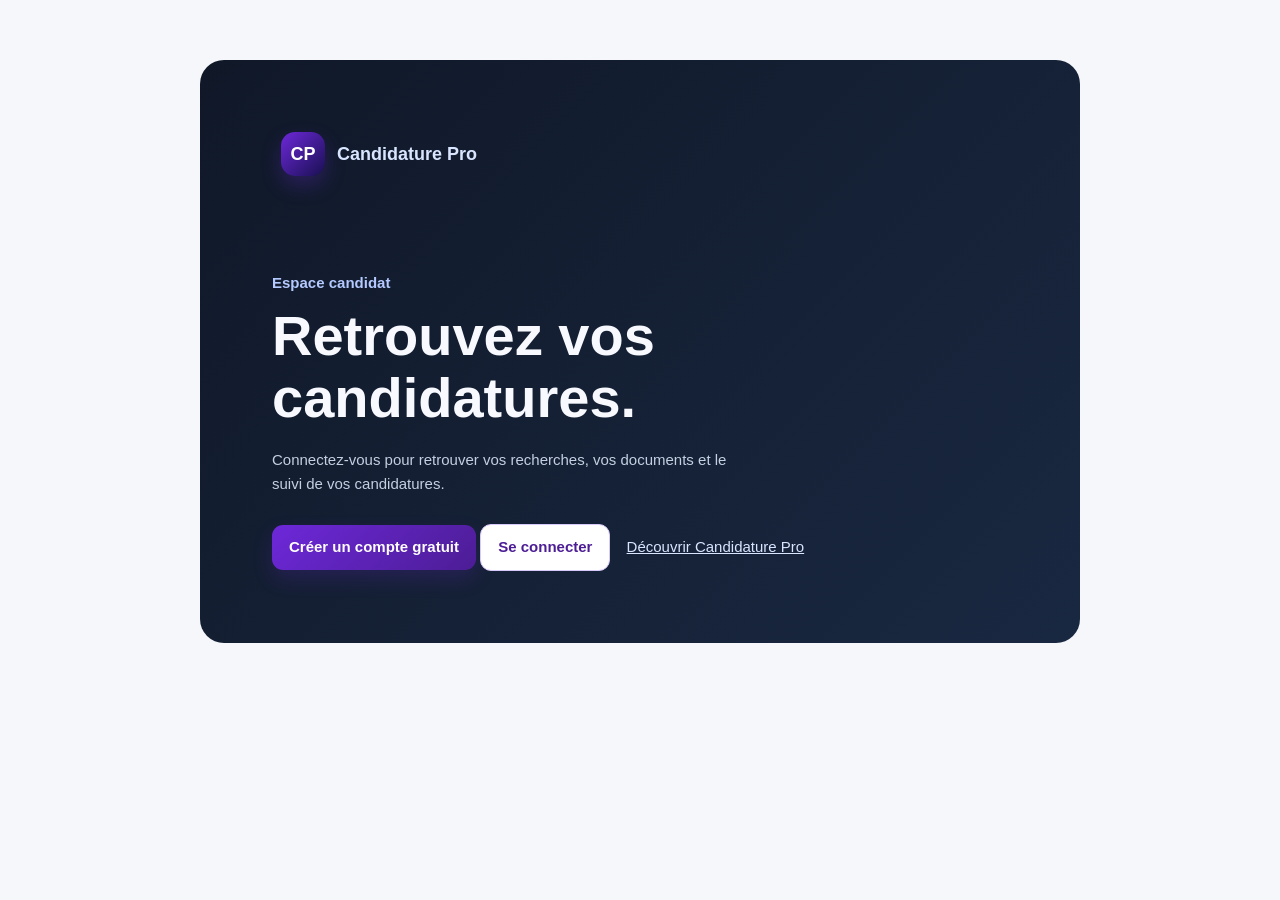
<file: app/index.html>
<!doctype html>
<html lang="fr">
<head>
  <meta name="referrer" content="no-referrer">
  <meta charset="utf-8">
  <meta name="viewport" content="width=device-width,initial-scale=1">
  <meta name="robots" content="noindex,follow">
  <meta name="theme-color" content="#5b21b6">
  <meta name="description" content="Candidature Pro en ligne : recherchez, préparez, envoyez et suivez vos candidatures.">
  <link rel="canonical" href="https://candidaturepro.ch/app/">
  <title>Candidature Pro — Espace en ligne</title>
  <link rel="stylesheet" href="app.css?v=20261126-cv-premium-identity">
</head>
<body>
  <main id="guest-home" class="guest-home">
    <a class="brand" href="../"><span class="logo">CP</span><span>Candidature Pro</span></a>
    <div class="guest-content">
      <p class="guest-kicker">Espace candidat</p>
      <h1>Retrouvez vos candidatures.</h1>
      <p>Connectez-vous pour retrouver vos recherches, vos documents et le suivi de vos candidatures.</p>
      <button id="guest-signup" class="primary" type="button">Créer un compte gratuit</button>
      <button id="guest-login" class="secondary" type="button">Se connecter</button>
      <a href="../">Découvrir Candidature Pro</a>
    </div>
  </main>

  <div class="app-shell" hidden>
    <aside id="main-sidebar" class="sidebar" aria-label="Navigation principale">
      <a class="brand" href="../"><span class="logo">CP</span><span>Candidature Pro</span></a>
      <nav>
        <button class="nav-item active" data-view="dashboard" aria-current="page"><span>⌂</span>Accueil</button>
        <button class="nav-item" data-view="companies"><span>⌕</span>Entreprises</button>
        <button class="nav-item" data-view="jobs"><span>▤</span>Postes ouverts</button>
        <button class="nav-item" data-view="applications"><span>✉</span>Candidatures</button>
        <button class="nav-item" data-view="tracking"><span aria-hidden="true">◷</span>Suivi <span id="tracking-unread-badge" hidden></span></button>
        <button class="nav-item" data-view="profile"><span>◯</span>Mon profil</button>
        <button class="nav-item" data-view="documents"><span>▱</span>Documents</button>
        <button class="nav-item" data-view="admin" id="admin-nav" hidden>Administration</button>
      </nav>
      <div class="sidebar-bottom">
        <a class="nav-item" href="https://github.com/granadas/CandidaturePro-Releases/releases/latest/download/CandidaturePro_Setup_x64.exe"><span aria-hidden="true">↓</span>Télécharger pour Windows</a>
        <div class="plan"><small>FORMULE ACTUELLE</small><strong id="current-plan">Vérification…</strong><span id="plan-detail">Vérification des droits du compte</span></div>
        <button class="nav-item" data-view="premium"><span aria-hidden="true">☆</span>Premium</button>
        <button class="nav-item" data-view="support"><span aria-hidden="true">?</span>Support</button>
        <button class="nav-item" data-view="settings"><span>⚙</span>Paramètres</button>
        <button id="sign-out" class="nav-item danger" hidden><span>↪</span>Déconnexion</button>
      </div>
    </aside>
    <button class="sidebar-scrim" type="button" aria-label="Fermer le menu" hidden></button>

    <main>
      <header class="topbar">
        <button id="menu-toggle" class="menu-toggle" aria-label="Ouvrir le menu" aria-controls="main-sidebar" aria-expanded="false">☰</button>
        <div><strong id="page-title">Tableau de bord</strong><small id="account-label">Espace candidat</small></div>
        <button id="open-login" class="primary">Se connecter</button>
      </header>

      <section id="dashboard" class="view active">
        <div class="welcome">
          <div><span class="eyebrow">VOTRE RECHERCHE D'EMPLOI</span><h2>Bonjour <span id="first-name">👋</span></h2><p>Préparez, envoyez et suivez vos candidatures depuis un seul espace.</p></div>
          <button class="primary" data-view-link="companies">+ Rechercher des entreprises</button>
        </div>
        <div class="stats">
          <article><span>Candidatures comptabilisées</span><strong id="stat-sent">—</strong><small id="monthly-quota-detail">Ce mois</small></article>
          <article><span>Réponses non lues</span><strong id="stat-replies">—</strong><button id="dashboard-unread" type="button" class="secondary compact">Voir les réponses</button></article>
          <article><span>Relances programmées</span><strong id="stat-followups">0</strong><button id="dashboard-followups" type="button" class="secondary compact">Voir les relances</button></article>
          <article><span>Entretiens</span><strong id="stat-interviews">0</strong><button id="dashboard-interviews" type="button" class="secondary compact">Voir les entretiens</button></article>
        </div>
        <div class="dashboard-grid">
          <article class="panel"><div class="panel-head"><div><small>PROCHAINE ÉTAPE</small><h2>Commencez votre recherche</h2></div><span class="badge">Nouveau</span></div><p>Choisissez un secteur et une ville. Candidature Pro vous aidera ensuite à préparer les dossiers adaptés.</p><button class="secondary" data-view-link="companies">Trouver des entreprises</button></article>
          <article class="panel checklist">
            <div class="panel-head"><h2>Préparation du compte</h2><span id="setup-progress" role="status">—</span></div>
            <div class="check done"><i aria-hidden="true">✓</i><span><b>Compte Candidature Pro</b><small>Session ouverte</small></span></div>
            <div class="check" data-setup="profile"><i aria-hidden="true">2</i><span><b>Profil</b><small></small></span><button type="button" class="secondary compact" data-view-link="profile">Ouvrir</button></div>
            <div class="check" data-setup="cv"><i aria-hidden="true">3</i><span><b>CV</b><small></small></span><button type="button" class="secondary compact" data-view-link="documents">Ouvrir</button></div>
            <div class="check" data-setup="gmail"><i aria-hidden="true">4</i><span><b>Gmail</b><small></small></span><button type="button" class="secondary compact" data-view-link="settings">Ouvrir</button></div>
          </article>
        </div>
      </section>

      <section id="jobs-view" class="view">
        <header class="view-intro"><span class="view-intro-eyebrow">EXPLORER</span><h2>Postes ouverts</h2><p>Consultez les offres référencées et affinez la recherche selon votre métier et votre région.</p></header>
        <article class="panel jobs-search-panel">
          <div class="panel-head">
            <div><small>MARCHÉ DE L’EMPLOI SUISSE</small><h2>Trouver un poste ouvert</h2></div>
            <button type="button" class="secondary compact" data-view-link="companies">Retour aux entreprises</button>
          </div>
          <form id="jobs-search-form" class="jobs-search-form">
            <label>Métier ou mot-clé<input id="jobs-query" type="search" maxlength="120" placeholder="Ex. assistant, chauffeur, éducateur"></label>
            <label>Ville ou région<input id="jobs-city" type="search" maxlength="120" placeholder="Ex. Genève" value="Genève"></label>
            <label>Catégorie de recherche
              <select id="jobs-sector">
                <option value="">Tous les secteurs</option>
                <option>Administration / Bureau</option>
                <option>Automobile</option>
                <option>Banque / Assurance</option>
                <option>Commerce / Vente</option>
                <option>Construction / Bâtiment</option>
                <option>Crèches / Petite enfance</option>
                <option>Éducation / Formation</option>
                <option>Hôtellerie</option>
                <option>Immobilier</option>
                <option>Industrie / Production</option>
                <option>Informatique / Technologie</option>
                <option>Logistique / Transport</option>
                <option>Nettoyage / Entretien</option>
                <option>Restauration</option>
                <option>Santé</option>
                <option>Sécurité</option>
              </select>
            </label>
            <button id="jobs-search-submit" class="primary" type="submit">Rechercher</button>
            <button id="jobs-save-search" class="secondary" type="button">Mémoriser ces filtres sur cet appareil</button>
            <button id="jobs-load-search" class="secondary" type="button">Rétablir mes filtres</button>
            <p id="jobs-saved-search-status" role="status" class="wide">Filtres conservés uniquement sur cet appareil si vous choisissez de les mémoriser. Pas encore de surveillance automatique.</p>
            <label class="jobs-recent-toggle"><input id="jobs-recent-only" type="checkbox" checked> Privilégier les annonces retrouvées dans les 30 derniers jours (décochez pour consulter aussi les offres anciennes, dont la disponibilité est incertaine)</label>
            <label class="jobs-recent-toggle"><input id="jobs-known-employer-only" type="checkbox" checked> Afficher seulement les offres avec un employeur identifié</label>
          </form>
        </article>
        <article class="panel applications-panel">
          <h2>Plateformes d’emploi en Suisse</h2>
          <p>Ouvrez la recherche sur une plateforme sans utiliser de crédit Candidature Pro.</p>
          <div id="job-platforms" class="batch-actions"></div>
        </article>
        <article class="panel jobs-results-panel">
          <div class="panel-head"><div><small>ANNONCES RÉFÉRENCÉES</small><h2>Résultats</h2></div><span id="jobs-results-count">0 offre</span></div>
          <div id="jobs-message" class="list-message" role="status">Chargement des annonces référencées…</div>
          <div id="jobs-results" class="jobs-results"></div>
        </article>
      </section>

      <section id="companies-view" class="view">
        <header class="view-intro"><span class="view-intro-eyebrow">RECHERCHER</span><h2>Entreprises</h2><p>Trouvez des employeurs en Suisse et vérifiez leurs coordonnées avant de préparer une candidature.</p></header>
        <article class="panel company-search-panel">
          <div class="panel-head">
            <div><small>RECHERCHE INTERNET SÉCURISÉE</small><h2>Trouver des entreprises</h2></div>
            <button type="button" id="open-all-jobs" class="secondary compact">Voir tous les postes ouverts</button>
          </div>
          <form id="company-search-form" class="company-search-form">
            <label>Secteur d’activité
              <select id="company-sector">
                <option value="">Tous les secteurs</option>
                <option value="Logistique / Transport">Logistique / Transport</option>
                <option value="Crèche / Petite enfance">Crèche / Petite enfance</option>
                <option value="Agence d’intérim / Recrutement">Agence d’intérim / Recrutement</option>
                <option value="Hôtellerie">Hôtellerie</option>
                <option value="Restauration">Restauration</option>
                <option value="Santé">Santé</option>
                <option value="Éducation / Formation">Éducation / Formation</option>
                <option value="Automobile">Automobile</option>
                <option value="Immobilier">Immobilier</option>
                <option value="Informatique">Informatique</option>
              </select>
            </label>
            <label>Ville<input id="company-city" type="text" value="Genève" maxlength="120" required></label>
            <label>Rayon
              <select id="company-radius">
                <option value="10">10 km</option>
                <option value="20">20 km</option>
                <option value="30" selected>30 km</option>
                <option value="50">50 km</option>
                <option value="100">100 km</option>
              </select>
            </label>
            <button id="company-search-submit" class="primary" type="submit">Rechercher</button>
          </form>
          <div class="search-foot"><span>Gratuit : 3 recherches Internet par mois • Premium : illimité</span><strong id="company-search-source"></strong></div>
        </article>
        <article class="panel company-results-panel">
          <div class="panel-head"><div><small>RÉSULTATS</small><h2>Entreprises trouvées</h2></div><span id="company-results-count">0 résultat</span></div>
          <div id="company-search-message" class="list-message" role="status">Lancez une recherche pour commencer.</div>
          <div id="company-results" class="company-results"></div>
        </article>
      </section>

      <section id="applications-view" class="view">
        <header class="view-intro"><span class="view-intro-eyebrow">PRÉPARER</span><h2>Candidatures</h2><p>Créez un dossier, retrouvez vos brouillons et préparez vos envois depuis un seul endroit.</p></header>
        <div class="applications-layout">
          <article class="panel application-form-panel">
            <div class="panel-head"><div><small>NOUVELLE CANDIDATURE</small><h2>Ajouter un dossier</h2></div><span class="badge">En ligne</span></div>
            <form id="application-form" class="application-form">
              <label>Entreprise<input id="application-company" type="text" maxlength="200" required></label>
              <label>Poste recherché<input id="application-job" type="text" maxlength="200"></label>
              <label>Ville<input id="application-city" type="text" maxlength="150"></label>
              <label>E-mail de contact<input id="application-email" type="email" maxlength="254"></label>
              <label class="wide">Statut
                <select id="application-status">
                  <option value="draft">Brouillon</option>
                  <option value="ready">Prête à envoyer</option>
                  <option value="sent">Envoyée</option>
                  <option value="reply_received">Réponse reçue</option>
                  <option value="interview">Entretien</option>
                  <option value="accepted">Acceptée</option>
                  <option value="rejected">Refusée</option>
                </select>
              </label>
              <label class="wide"><input id="application-draft-opt-in" type="checkbox"> Conserver automatiquement ce formulaire sur cet appareil jusqu’à son enregistrement (stockage local, non chiffré)</label>
              <div class="wide"><button id="application-clear-local-draft" class="secondary compact" type="button">Effacer le brouillon local</button><p id="application-local-draft-message" role="status"></p></div>
              <div id="application-message" class="profile-message wide" role="status"></div>
              <div class="wide"><button id="application-submit" class="primary" type="submit">Ajouter la candidature</button></div>
            </form>
          </article>
          <article class="panel applications-panel">
            <div class="panel-head">
              <div><small>VOS DOSSIERS</small><h2>Candidatures enregistrées</h2></div>
              <label class="inline-toggle"><input id="show-hidden-applications" type="checkbox"> Voir les masquées</label>
            </div>
            <label>Rechercher un dossier<input id="applications-search" type="search" placeholder="Entreprise, poste, ville ou e-mail"></label>
            <label>Filtrer les dossiers
              <select id="applications-filter">
                <option value="">Tous</option><option value="draft">Brouillons</option>
                <option value="ready">Prêtes à envoyer</option><option value="sent">Envoyées et suivies</option>
              </select>
            </label>
            <div class="batch-actions">
              <button type="button" id="batch-select" class="secondary compact">Sélectionner les dossiers prêts affichés</button>
              <button type="button" id="batch-start" class="primary compact" disabled>Préparer la sélection</button>
            </div>
            <div id="applications-message" class="list-message" role="status"></div>
            <div id="applications-list" class="applications-list"></div>
          </article>
        </div>
      </section>

      <section id="tracking-view" class="view">
        <header class="view-intro"><span class="view-intro-eyebrow">SUIVRE</span><h2>Suivi des candidatures</h2><p>Consultez les réponses, les relances et les entretiens liés à vos dossiers.</p></header>
        <article class="panel applications-panel">
          <div class="panel-head">
            <h2>Suivi des candidatures</h2>
            <button class="secondary compact" data-view-link="applications">Voir les dossiers</button>
          </div>
          <button id="refresh-replies" class="secondary compact">Actualiser les e-mails reçus</button>
          <button id="authorize-replies" class="secondary compact" hidden>Autoriser le suivi Gmail</button>
          <p id="replies-status" role="status"></p>
          <div class="tracking-stats" aria-label="Résumé du suivi">
            <div><span>Envoyées</span><strong id="tracking-sent-count">—</strong></div>
            <div><span>Réponses humaines</span><strong id="tracking-reply-count">—</strong></div>
            <div><span>Réponses automatiques</span><strong id="tracking-automatic-count">—</strong></div>
            <div><span>Entretiens</span><strong id="tracking-interview-count">—</strong></div>
            <div><span>Relances à faire</span><strong id="tracking-due-count">—</strong></div>
          </div>
          <div class="tracking-filters">
            <label>Rechercher un dossier<input id="tracking-search" type="search" placeholder="Entreprise ou poste"></label>
            <label>Filtrer le suivi<select id="tracking-filter">
              <option value="">Toutes</option>
              <option value="unread">Réponses non lues</option>
              <option value="action">Actions recommandées</option>
              <option value="waiting">Sans réponse</option>
              <option value="automatic">Réponses automatiques</option>
              <option value="reply">Avec réponse</option>
              <option value="interview">Entretiens</option>
              <option value="scheduled">Relances programmées</option>
              <option value="due">Relances à faire</option>
            </select></label>
            <label class="inline-toggle"><input id="tracking-hidden" type="checkbox"> Voir les dossiers masqués</label>
          </div>
          <div class="batch-actions">
            <button id="followup-select-due" type="button" class="secondary compact">Sélectionner les relances à faire</button>
            <button id="followup-batch" type="button" class="secondary compact" disabled>Préparer les relances sélectionnées</button>
          </div>
          <form id="followup-reschedule" class="tracking-filters" hidden>
            <label>Nouvelle date de relance<input name="date" type="date" required></label>
            <label>Délai entre les relances (jours)<input name="delay" type="number" min="1" max="365" value="10" required></label>
            <div><button type="submit" class="secondary compact">Reporter la sélection</button></div>
          </form>
          <p id="followup-selection-status" role="status"></p>
          <div id="tracking-message" class="list-message" role="status"></div>
          <div id="tracking-list" class="applications-list"></div>
        </article>
      </section>

      <section id="profile-view" class="view">
        <header class="view-intro"><span class="view-intro-eyebrow">VOTRE COMPTE</span><h2>Mon profil</h2><p>Gardez vos coordonnées et votre parcours à jour pour préparer vos documents.</p></header>
        <article class="panel profile-panel">
          <div class="panel-head">
            <div><small>IDENTITÉ DU CANDIDAT</small><h2>Mon profil</h2></div>
            <span class="badge">Données sécurisées</span>
          </div>
          <p>Ces informations seront utilisées pour préparer vos candidatures. Votre formule et vos droits de compte ne sont pas modifiables depuis ce formulaire.</p>
          <p id="profile-identity-status" role="status"></p>
          <form id="profile-form" class="profile-form">
            <label>Prénom<input id="profile-first-name" required type="text" maxlength="100" autocomplete="given-name"></label>
            <label>Nom<input id="profile-last-name" required type="text" maxlength="100" autocomplete="family-name"></label>
            <label class="wide">E-mail de candidature<input id="profile-email" required type="email" maxlength="254" autocomplete="email"></label>
            <label>Téléphone<input name="phone" type="tel" maxlength="60" autocomplete="tel"></label>
            <label>Ville<input name="city" maxlength="150" autocomplete="address-level2"></label>
            <label class="wide">Métiers recherchés<textarea name="desired_jobs" rows="2" maxlength="1000"></textarea></label>
            <label class="wide">Compétences<textarea name="skills" rows="3" maxlength="3000"></textarea></label>
            <label class="wide">Langues<textarea name="languages" rows="2" maxlength="1000"></textarea></label>
            <div id="profile-message" class="profile-message wide" role="status"></div>
            <div class="wide"><button id="profile-submit" class="primary" type="submit">Enregistrer</button></div>
          </form>
          <details id="identity-change-panel" hidden>
            <summary>Demander une correction de l’identité</summary>
            <p>L’identité actuelle reste utilisée jusqu’à la validation de l’administration.</p>
            <form id="identity-change-form" class="profile-form">
              <label>Nouveau prénom<input name="first" required maxlength="100" autocomplete="given-name"></label>
              <label>Nouveau nom<input name="last" required maxlength="100" autocomplete="family-name"></label>
              <label class="wide">Nouvel e-mail de candidature<input name="email" type="email" required maxlength="254" autocomplete="email"></label>
              <label class="wide">Motif de la correction<textarea name="reason" required minlength="10" maxlength="2000" rows="3"></textarea></label>
              <div class="wide"><button type="submit" class="secondary">Envoyer la demande de correction</button></div>
            </form>
            <p id="identity-change-status" role="status"></p>
          </details>
        </article>
      </section>

      <section id="documents-view" class="view">
        <header class="documents-home-head">
          <span class="documents-home-eyebrow">MON ESPACE DOCUMENTS</span>
          <h2>Que souhaitez-vous faire ?</h2>
          <p>Choisissez une action. Les autres outils restent disponibles à tout moment.</p>
        </header>
        <div class="documents-switcher" role="group" aria-label="Que souhaitez-vous faire dans Documents ?">
          <button type="button" class="documents-switch active" data-documents-tab="cv" aria-pressed="true"><span class="documents-switch-icon" aria-hidden="true">✎</span><span class="documents-switch-copy"><strong>Créer ou modifier un CV</strong><span>Choisir un modèle, écrire et enregistrer</span></span><span class="documents-switch-arrow" aria-hidden="true">›</span></button>
          <button type="button" class="documents-switch" data-documents-tab="files" aria-pressed="false"><span class="documents-switch-icon" aria-hidden="true">▤</span><span class="documents-switch-copy"><strong>Retrouver mes fichiers</strong><span>CV, lettres, diplômes et certificats</span></span><span class="documents-switch-arrow" aria-hidden="true">›</span></button>
          <button type="button" class="documents-switch" data-documents-tab="analysis" aria-pressed="false"><span class="documents-switch-icon" aria-hidden="true">✦</span><span class="documents-switch-copy"><strong>Vérifier et améliorer mon CV</strong><span>Conseils et analyse du contenu</span></span><span class="documents-switch-arrow" aria-hidden="true">›</span></button>
        </div>
        <p class="documents-switch-hint" id="documents-switch-hint" role="status">Créez un CV ou modifiez un CV déjà enregistré.</p>
        <div data-documents-panel="cv">
        <header class="cv-studio-hero">
          <div><span class="cv-studio-kicker">ATELIER CV · CANDIDATURE PRO</span><h2>Un CV qui vous ressemble.</h2><p>Rassemblez vos expériences, choisissez une présentation et voyez le résultat avant de l’envoyer.</p></div>
          <span class="cv-studio-hero-mark" aria-hidden="true">CV</span>
        </header>
        <nav class="cv-studio-nav" aria-label="Sections de création du CV">
          <a href="#cv-models">Présentation</a><a href="#cv-identity">Identité</a><a href="#cv-story">Parcours</a><a href="#cv-finish">Finaliser</a>
        </nav>
        <article class="panel cv-studio-panel">
          <div class="cv-studio-section-head"><span class="cv-studio-section-icon" aria-hidden="true">✦</span><div><h2>Créer votre CV étape par étape</h2><p>Choisissez un modèle, remplissez vos informations, puis téléchargez votre CV en PDF.</p></div></div>
          <p class="cv-start-hint">Nouveau CV ? Commencez par choisir un modèle, puis renseignez votre identité et votre parcours. Vous pourrez voir le résultat à droite.</p>
          <details class="cv-import-collapsible"><summary>J’ai déjà un CV : récupérer son contenu depuis un PDF, Word ou TXT</summary>
          <fieldset class="cv-pdf-import"><legend>Importer un CV PDF, Word ou TXT</legend>
            <p>La lecture s’effectue dans votre navigateur. Le fichier reste sur votre appareil pendant cette lecture. La bibliothèque de pièces jointes accepte les PDF. Les scans sans texte sélectionnable nécessitent une saisie manuelle.</p>
            <label>CV PDF, DOCX ou TXT (10 Mo maximum ; 20 pages pour un PDF)<input id="cv-pdf-file" type="file" accept=".pdf,.docx,.txt,application/pdf,application/vnd.openxmlformats-officedocument.wordprocessingml.document,text/plain"></label>
            <button id="cv-pdf-cancel" type="button" class="secondary" hidden>Annuler la lecture</button>
            <p id="cv-pdf-status" role="status"></p>
            <div id="cv-pdf-review" hidden>
              <label>Texte extrait à relire et à sélectionner<textarea id="cv-pdf-text" rows="8" maxlength="30000"></textarea></label>
              <button id="cv-import-detect" type="button" class="secondary">Détecter les rubriques du CV</button>
              <fieldset id="cv-import-sections" hidden><legend>Rubriques proposées à relire</legend>
                <p>Seules les rubriques cochées seront ajoutées à la suite du contenu actuel. Le nom, le titre, les coordonnées et la photo du formulaire restent inchangés.</p>
                <div class="cv-import-proposal"><label><input type="checkbox" id="cv-import-summary-check"> Profil</label><label>Texte proposé — profil<textarea id="cv-import-summary" rows="3" maxlength="2000"></textarea></label></div>
                <div class="cv-import-proposal"><label><input type="checkbox" id="cv-import-experience-check"> Expériences</label><label>Texte proposé — expériences<textarea id="cv-import-experience" rows="5" maxlength="6000"></textarea></label></div>
                <div class="cv-import-proposal"><label><input type="checkbox" id="cv-import-education-check"> Formation</label><label>Texte proposé — formation<textarea id="cv-import-education" rows="3" maxlength="3000"></textarea></label></div>
                <div class="cv-import-proposal"><label><input type="checkbox" id="cv-import-skills-check"> Compétences et langues</label><label>Texte proposé — compétences et langues<textarea id="cv-import-skills" rows="3" maxlength="3000"></textarea></label></div>
                <p id="cv-import-detect-status" role="status"></p>
                <button id="cv-import-apply" type="button" class="secondary">Ajouter les rubriques cochées au formulaire</button>
              </fieldset>
              <label>Ajouter manuellement à une rubrique<select id="cv-pdf-target"><option value="experience">Expériences</option><option value="summary">Profil</option><option value="education">Formation</option><option value="skills">Compétences et langues</option><option value="contact">Coordonnées</option></select></label>
              <p>Gardez dans le texte ci-dessus la partie destinée à cette rubrique. Vous pouvez répéter l’opération pour les autres rubriques. Le texte est ajouté à la suite du contenu actuel.</p>
              <button id="cv-pdf-insert" type="button" class="secondary">Ajouter le texte à cette rubrique</button>
            </div>
          </fieldset>
          </details>
          <div class="cv-studio-layout"><form id="cv-form" class="profile-form cv-studio-form">
            <div class="wide cv-studio-heading" id="cv-models"><span>ÉTAPE 1 SUR 4 · APPARENCE</span><h3>1. Choisissez le style de votre CV</h3><p>Sélectionnez un modèle ci-dessous. Vous pourrez changer son apparence plus tard sans perdre vos informations.</p></div>
            <label>Reprendre un CV déjà enregistré (facultatif)<select id="cv-variants"><option value="">Choisir un CV</option></select></label>
            <div><button type="button" class="secondary" id="cv-load">Reprendre ce CV</button>
            <button type="button" class="secondary" id="cv-delete">Supprimer ce CV</button>
              <button type="button" class="secondary" id="cv-new">Créer un nouveau CV</button></div>
            <div class="wide cv-model-choice"><label for="cv-template-select">Modèle de CV</label><select id="cv-template-select" name="template"><option value="classic">Classique · inclus</option>
              <option value="elegance">Élégance · Premium</option><option value="prestige">Prestige · Premium</option><option value="signature">Signature · Premium</option></select>
              <p id="cv-template-description">Sobre et facile à lire.</p>
              <a class="cv-template-demo-link" href="cv-modeles.html" target="_blank" rel="noopener">Comparer les modèles en grand ↗</a>
            </div>
            <details class="wide cv-customize"><summary>Personnaliser les couleurs et la typographie</summary><div class="cv-design-options"><label>Palette de couleurs<select name="accent"><option value="copper">Bleu nuit et cuivre</option><option value="jade">Jade et bleu profond</option><option value="plum">Prune et lilas</option><option value="gold">Noir et jaune graphique</option><option value="blue">Bleu classique</option></select></label><label>Typographie<select name="font"><option value="editorial">Éditoriale</option><option value="sans">Moderne sans empattement</option></select></label></div></details>
            <div class="wide cv-premium-banner"><p id="cv-premium-access-status" role="status">Vérification des droits du compte…</p><button type="button" class="secondary compact" data-view-link="premium">Voir la formule Premium</button></div>
            <div class="wide cv-studio-heading" id="cv-identity"><span>ÉTAPE 2 SUR 4 · INFORMATIONS</span><h3>2. Vos informations personnelles</h3><p>Indiquez votre nom, votre métier et vos coordonnées. La photo est facultative.</p></div>
            <label class="wide">Nom pour retrouver ce CV dans vos documents<input id="cv-label" maxlength="120" placeholder="Ex. CV assistant administratif"></label>
            <fieldset class="wide cv-photo-field"><legend>Photo du CV (facultative)</legend>
              <label>Signature visuelle<select name="identityMark"><option value="initials">Afficher mes initiales</option><option value="photo">Afficher ma photo si ajoutée</option><option value="none">Ne rien afficher</option></select></label>
              <label>Image JPG ou PNG (5 Mo maximum)<input id="cv-photo-file" type="file" accept="image/jpeg,image/png"></label>
              <textarea name="photo" maxlength="100000" hidden></textarea>
              <img id="cv-photo-thumbnail" alt="Photo du CV affiché" hidden>
              <button id="cv-photo-remove" class="secondary compact" type="button" hidden>Retirer la photo du CV affiché</button>
              <p id="cv-photo-status" role="status">La photo sera conservée avec la variante lorsque vous l’enregistrez.</p>
            </fieldset>
            <div class="wide"><button type="button" class="secondary" id="cv-use-profile">Compléter avec mon profil</button></div>
            <label>Nom complet<input name="name" maxlength="120" required></label>
            <label>Titre professionnel<input name="title" maxlength="120" required></label>
            <label class="wide">Coordonnées<input name="contact" maxlength="240"></label>
            <div class="wide cv-studio-heading" id="cv-story"><span>03 · PARCOURS</span><h3>Racontez votre expérience</h3><p>Privilégiez des réalisations concrètes et des compétences que vous maîtrisez.</p></div>
            <label class="wide">Profil<textarea name="summary" maxlength="2000" rows="3"></textarea></label>
            <label class="wide">Expériences<textarea name="experience" maxlength="6000" rows="8" placeholder="Responsable de projets · 2022–2026&#10;Entreprise, Genève&#10;• Pilotage de projets et résultats mesurables.&#10;&#10;Chargé de projets · 2019–2022&#10;Autre entreprise, Lausanne&#10;• Une réalisation concrète."></textarea><small>Un poste par paragraphe : fonction · dates, entreprise, puis réalisations précédées de •. Séparez les postes par une ligne vide.</small></label>
            <details class="wide cv-entry-builder"><summary>+ Ajouter une expérience facilement</summary><div class="cv-entry-builder-grid">
              <label>Fonction<input id="cv-job-role" maxlength="120" placeholder="Responsable de projets"></label>
              <label>Entreprise et ville<input id="cv-job-company" maxlength="160" placeholder="Entreprise, Genève"></label>
              <label>Dates<input id="cv-job-dates" maxlength="80" placeholder="2022–2026"></label>
              <label class="wide">Réalisations, une par ligne<textarea id="cv-job-results" maxlength="2000" rows="3" placeholder="Pilotage de 12 projets transversaux&#10;Réduction de 18 % des délais"></textarea></label>
              <button id="cv-add-job" class="secondary compact" type="button">Ajouter au CV</button><span id="cv-job-feedback" role="status"></span>
            </div></details>
            <label class="wide">Formation<textarea name="education" maxlength="3000" rows="4" placeholder="Bachelor en économie · 2018&#10;Haute école de gestion, Genève"></textarea><small>Un diplôme par paragraphe : intitulé · date, puis établissement.</small></label>
            <details class="wide cv-entry-builder"><summary>+ Ajouter une formation facilement</summary><div class="cv-entry-builder-grid">
              <label>Diplôme ou certification<input id="cv-degree" maxlength="120" placeholder="Bachelor en économie"></label>
              <label>Établissement<input id="cv-school" maxlength="160" placeholder="Haute école de gestion, Genève"></label>
              <label>Année ou période<input id="cv-degree-dates" maxlength="80" placeholder="2018"></label>
              <button id="cv-add-degree" class="secondary compact" type="button">Ajouter au CV</button><span id="cv-degree-feedback" role="status"></span>
            </div></details>
            <label class="wide">Compétences et langues<textarea name="skills" maxlength="3000" rows="4" placeholder="Gestion de projet&#10;Coordination d’équipes&#10;Français · langue maternelle"></textarea><small>Une compétence ou une langue par ligne.</small></label>
            <details class="wide cv-entry-builder"><summary>+ Ajouter une compétence ou une langue facilement</summary><div class="cv-entry-builder-grid">
              <label>Catégorie<select id="cv-skill-kind"><option value="skill">Compétence</option><option value="language">Langue</option></select></label>
              <label>Compétence ou langue<input id="cv-skill-name" maxlength="120" placeholder="Ex. Excel, français"></label>
              <label>Précision (facultatif)<input id="cv-skill-level" maxlength="80" placeholder="Ex. avancé, B2"></label>
              <button id="cv-add-skill" class="secondary compact" type="button">Ajouter au CV</button><span id="cv-skill-feedback" role="status" aria-live="polite"></span>
            </div></details>
            <details id="cv-targeting" class="wide" hidden>
              <summary>Adapter le CV à une offre</summary>
              <p id="cv-target-context"></p>
              <label>Intitulé du poste<input name="target" maxlength="120"></label>
              <label>Texte de l’offre<textarea name="offer" maxlength="12000" rows="5"></textarea></label>
              <button class="secondary" type="button" id="cv-adapt">Prioriser les compétences pertinentes</button>
              <p id="cv-adapt-status" role="status"></p>
            </details>
            <div class="wide cv-studio-heading" id="cv-finish"><span>04 · FINALISER</span><h3>Votre CV est presque prêt</h3><p>Vérifiez le résultat, enregistrez votre travail, puis choisissez le format de téléchargement.</p></div>
            <div class="wide cv-studio-actions cv-final-actions">
              <section class="cv-final-action-card" aria-labelledby="cv-save-heading">
                <span class="cv-final-action-index">01 · CONSERVER</span>
                <h4 id="cv-save-heading">Enregistrer mon CV</h4>
                <p>Retrouvez ce CV plus tard et modifiez-le quand vous le souhaitez.</p>
                <div class="cv-final-action-buttons">
                  <button type="button" class="primary" id="cv-save">Enregistrer mon CV</button>
                  <button type="button" class="secondary" id="cv-save-copy">Créer une copie</button>
                </div>
                <p id="cv-save-status" role="status" aria-live="polite"></p>
              </section>
              <section class="cv-final-action-card" aria-labelledby="cv-export-heading">
                <span class="cv-final-action-index">02 · TÉLÉCHARGER</span>
                <h4 id="cv-export-heading">Exporter mon CV</h4>
                <p>Pour obtenir un PDF, ouvrez l’aperçu puis utilisez l’impression PDF de votre appareil.</p>
                <div class="cv-final-action-buttons">
                  <button type="submit" class="primary">Ouvrir l’aperçu PDF</button>
                  <button type="button" class="secondary" id="cv-word-export">Télécharger en Word (.docx)</button>
                </div>
              </section>
            </div>
          </form><aside class="cv-live-aside" aria-label="Aperçu instantané du CV"><div class="cv-live-top"><span>APERÇU EN DIRECT</span><span id="cv-live-style">Classique</span></div><div id="cv-live-paper" class="cv-live-paper"></div><p id="cv-live-length" class="cv-live-note" role="status" aria-live="polite"></p><p class="cv-live-note">Le PDF Premium est limité à une page A4. Si le contenu dépasse, raccourcissez-le : aucun texte ne sera supprimé automatiquement.</p></aside></div>
        </article>

        </div>
        <div data-documents-panel="analysis" hidden>
        <article class="panel" aria-labelledby="cv-analysis-title">
          <div class="panel-head"><div><small>OPTIMISATION DU CV · PREMIUM</small><h2 id="cv-analysis-title">Diagnostic du CV</h2></div></div>
          <p>Analysez le CV affiché dans le formulaire pour identifier les améliorations possibles avant de l’envoyer.</p>
          <label>Métier cible pour l’analyse<input id="cv-analysis-target" maxlength="120" placeholder="Ex. Responsable logistique"></label>
          <button id="cv-analyze" type="button" class="secondary">Analyser le CV du formulaire</button>
          <p id="cv-analysis-status" role="status"></p>
          <div id="cv-analysis-results" hidden></div>
          <p class="muted">Ce diagnostic vérifie les rubriques, les dates, les réalisations et la longueur du texte. Le métier cible est évalué seulement si vous le renseignez. Il ne teste aucun logiciel de recrutement et ne garantit pas une sélection.</p>
          <div class="panel-head"><h3>Progression du CV</h3><button id="cv-analysis-clear" type="button" class="secondary compact">Effacer l’historique</button></div>
          <p id="cv-analysis-history-status" role="status"></p>
          <div id="cv-analysis-history" class="applications-list"></div>
        </article>

        </div>
        <div data-documents-panel="files" hidden>
        <article class="panel">
          <div class="panel-head"><h2>Mes documents</h2></div>
          <form id="document-form" class="profile-form" hidden>
            <label>Type<select id="document-kind"><option value="cv">CV</option><option value="lettre">Lettre de motivation</option><option value="certificat">Certificat / attestation</option><option value="diplome">Diplôme</option><option value="autre">Autre document</option></select></label>
            <label>Fichier PDF (10 Mo maximum)<input id="document-file" type="file" accept=".pdf,application/pdf" required></label>
            <div class="wide"><button class="primary" type="submit">Ajouter le PDF</button></div>
          </form>
          <p id="documents-message" role="status"></p>
          <div id="documents-list" class="applications-list"></div>
        </article>
        </div>
      </section>

      <section id="premium-view" class="view">
        <header class="view-intro"><span class="view-intro-eyebrow">VOTRE FORMULE</span><h2>Premium</h2><p>Découvrez les fonctionnalités disponibles avec votre formule.</p></header>
        <article class="panel">
          <h2>Votre formule</h2>
          <p id="premium-plan"></p>
          <h3>Candidature Pro Premium · 14,99 CHF par mois</h3>
          <p>Candidatures illimitées, CV Premium et outils avancés. Sans engagement : vous pouvez gérer ou résilier votre abonnement depuis cette page.</p>
          <p id="premium-billing-status" role="status" aria-live="polite">Vérification de votre abonnement…</p>
          <div class="premium-billing-actions">
            <button id="premium-checkout" class="primary" type="button" hidden>S’abonner à Premium</button>
            <button id="premium-portal" class="secondary" type="button" hidden>Gérer mon abonnement</button>
          </div>
          <p id="premium-billing-note" class="muted">Le paiement test est réservé aux administrateurs pendant la validation. L’activation publique suivra après la configuration du compte de paiement.</p>
        </article>
      </section>
      <section id="support-view" class="view">
        <header class="view-intro"><span class="view-intro-eyebrow">BESOIN D’AIDE</span><h2>Support</h2><p>Signalez un problème ou partagez une suggestion en quelques étapes.</p></header>
        <article class="panel">
          <h2>Contacter le support</h2>
          <p>Décrivez le problème et indiquez l’écran concerné.</p>
          <form id="support-report" class="profile-form">
            <label class="wide">Catégorie<select name="category"><option>Problème technique</option><option>Suggestion</option><option>Autre</option></select></label>
            <label class="wide">Titre<input name="title" required maxlength="180"></label>
            <label class="wide">Description<textarea name="description" required maxlength="8000" rows="5"></textarea></label>
            <label class="wide">Étapes pour reproduire le problème<textarea name="steps" maxlength="5000" rows="3"></textarea></label>
            <div class="wide"><button class="primary" type="submit">Envoyer le signalement</button></div>
            <p id="support-report-status" role="status" class="wide"></p>
          </form>
        </article>
      </section>

      <section id="admin-view" class="view">
        <header class="view-intro"><span class="view-intro-eyebrow">GESTION</span><h2>Administration</h2><p>Accédez aux vérifications, aux statistiques et aux outils de gestion.</p></header>
        <article class="panel">
          <h2>Administration</h2>
          <label>Vue<select id="admin-mode"><option value="blacklist">Liste noire</option><option value="audit">Historique</option><option value="statistics">Statistiques d’usage</option><option value="online">Utilisateurs en ligne</option><option value="credits">Crédits fournisseurs</option><option value="job-market">Actualisation des offres</option><option value="contacts">Changements de contact</option><option value="invalid">E-mails incorrects</option><option value="verification">Vérifications entreprises</option><option value="reports">Signalements</option><option value="users">Utilisateurs</option><option value="identity">Corrections d’identité</option></select></label>
          <div id="admin-user-controls" class="admin-filters" hidden><label>Rechercher un compte par e-mail<input id="admin-user-search" type="search" maxlength="254" autocomplete="off" placeholder="Adresse e-mail ou partie de l’adresse"></label></div>
          <div id="admin-credit-controls" class="admin-filters" hidden><label>Période des crédits<input id="admin-credit-month" type="month" min="2000-01"></label><small>Sans mois sélectionné : tout l’historique. Le regroupement mensuel utilise les dates du serveur (UTC).</small><button id="admin-credit-current" type="button" class="secondary compact">Ce mois</button><button id="admin-credit-all" type="button" class="secondary compact">Tout l’historique</button></div>
          <button type="button" class="secondary" id="admin-refresh">Actualiser</button>
          <p id="admin-updated" class="muted"></p>
          <p id="admin-status" role="status"></p>
          <div id="admin-results" class="applications-list"></div>
        </article>
      </section>
      <section id="settings-view" class="view">
        <header class="view-intro"><span class="view-intro-eyebrow">PRÉFÉRENCES</span><h2>Paramètres</h2><p>Gérez votre compte, vos connexions et la sauvegarde de vos données.</p></header>
        <article class="panel">
          <div class="panel-head"><h2>Mon compte</h2></div>
          <p id="settings-account"></p>
          <button class="secondary" data-view-link="profile">Modifier mon profil</button>
          <button id="password-change-open" class="secondary" type="button">Modifier mon mot de passe</button>
          <button id="password-recovery-send" class="secondary" type="button">Recevoir un lien de récupération par e-mail</button>
          <p>Le lien est envoyé à l’adresse de votre compte Candidature Pro. Ouvrez-le dans le même navigateur que celui utilisé pour la demande.</p>
          <p id="password-recovery-status" role="status"></p>
        </article>
        <article class="panel" aria-labelledby="account-delete-title">
          <h2 id="account-delete-title">Supprimer mon compte</h2>
          <p>Vous pouvez supprimer définitivement votre compte Candidature Pro, vos candidatures, vos CV et vos connexions Gmail et Outlook. Cette action est irréversible. Vous pourrez ensuite créer un nouveau compte avec la même adresse e-mail.</p>
          <p>Si vous disposez d’un abonnement Premium actif, vérifiez sa résiliation avant de supprimer votre compte : la suppression du compte ne garantit pas l’arrêt d’une facturation externe.</p>
          <button id="account-delete-open" class="secondary" type="button">Supprimer définitivement mon compte</button>
          <p id="account-delete-status" role="status" aria-live="polite"></p>
        </article>
        <article class="panel" aria-labelledby="backup-title">
          <h2 id="backup-title">Sauvegarde de mes données</h2>
          <p>L’archive ZIP contient vos dossiers, vos variantes de CV et vos PDF réutilisables. Conservez-la dans un emplacement privé.</p>
          <button id="backup-export" type="button" class="secondary">Télécharger ma sauvegarde</button>
          <label>Restaurer une sauvegarde créée avec ce compte<input id="backup-file" type="file" accept=".zip,application/zip"></label>
          <p>La restauration ajoute les éléments manquants et conserve les éléments déjà présents. L’identité, l’abonnement et la connexion Gmail sont gérés par votre compte. Un ancien fil Gmail peut ne plus être disponible après la restauration d’un dossier supprimé.</p>
          <p id="backup-preview" role="status"></p>
          <button id="backup-restore" type="button" class="secondary" hidden disabled>Ajouter les éléments manquants</button>
          <p id="backup-status" role="status"></p>
        </article>
        <article class="panel">
          <div class="panel-head"><h2>Gmail</h2></div>
          <p id="gmail-status" role="status"></p>
          <button id="gmail-connect" class="secondary" hidden>Connecter Gmail</button>
          <button id="gmail-disconnect" class="secondary" hidden>Déconnecter Gmail</button>
          <button id="settings-check" class="secondary" type="button">Vérifier la connexion</button>
          <ul id="settings-check-results" aria-live="polite" hidden></ul>
        </article>
        <article class="panel">
          <div class="panel-head"><h2>Outlook</h2></div>
          <p>La connexion Outlook est disponible dans les paramètres, mais l’envoi de candidatures depuis le site utilise actuellement Gmail. Connecter Outlook ne le sélectionne pas comme expéditeur.</p>
          <p id="outlook-status" role="status"></p>
          <button id="outlook-connect" class="secondary" type="button" hidden>Connecter Outlook</button>
          <button id="outlook-disconnect" class="secondary" type="button" hidden>Déconnecter Outlook</button>
        </article>
      </section>
    </main>
  </div>

  <dialog id="account-delete-dialog" aria-labelledby="account-delete-dialog-title">
    <form id="account-delete-form">
      <h2 id="account-delete-dialog-title">Confirmer la suppression du compte</h2>
      <p>Cette opération est définitive et efface vos données personnelles Candidature Pro. Pour confirmer, saisissez <strong>SUPPRIMER</strong>.</p>
      <label for="account-delete-confirmation">Confirmation</label>
      <input id="account-delete-confirmation" autocomplete="off" required placeholder="SUPPRIMER">
      <p id="account-delete-dialog-status" role="alert"></p>
      <div class="batch-actions">
        <button id="account-delete-cancel" class="secondary" type="button">Annuler</button>
        <button id="account-delete-submit" type="submit" disabled>Supprimer mon compte</button>
      </div>
    </form>
  </dialog>
  <dialog id="document-preview-dialog" aria-labelledby="document-preview-title">
    <h2 id="document-preview-title">Aperçu PDF</h2>
    <iframe id="document-preview-frame" title="Aperçu du document PDF"></iframe>
    <form method="dialog" class="batch-actions">
      <a id="document-preview-download" class="secondary compact">Télécharger</a>
      <button class="secondary compact">Fermer</button>
    </form>
  </dialog>

  <dialog id="cv-dialog" aria-label="Aperçu du CV">
    <article id="cv-preview"></article>
    <form method="dialog" class="cv-actions">
      <button type="button" class="primary" id="cv-print">Imprimer / enregistrer en PDF</button>
      <button class="secondary">Fermer</button>
    </form>
  </dialog>

  <dialog id="reply-dialog" aria-labelledby="reply-title">
    <form method="dialog">
      <h2 id="reply-title">Réponses Gmail</h2>
      <div id="reply-content" role="status" tabindex="0"></div>
      <details id="reply-editor" hidden>
        <summary>Préparer une réponse</summary>
        <label for="reply-draft">Votre message</label>
        <textarea id="reply-draft" rows="6" maxlength="12000"></textarea>
        <div class="reply-actions">
          <button id="reply-generate" type="button" class="secondary">Proposer un texte avec l’IA</button>
          <button id="reply-send" type="button" class="primary" hidden>Confirmer l’envoi de la réponse</button>
          <button id="reply-copy" type="button" class="secondary">Copier le texte</button>
        </div>
        <p id="reply-editor-status" role="status"></p>
      </details>
      <div class="reply-actions">
        <button id="reply-consent" type="button" class="secondary" hidden>Autoriser la lecture dans Candidature Pro</button>
        <a id="reply-gmail" class="secondary" target="_blank" rel="noopener noreferrer" hidden>Ouvrir le fil dans Gmail</a>
        <button class="primary" autofocus>Fermer</button>
      </div>
    </form>
  </dialog>

  <dialog id="application-edit-dialog" aria-labelledby="application-edit-title">
    <form id="application-edit-form">
      <h2 id="application-edit-title">Modifier la candidature</h2>
      <label>Entreprise<input name="company" required maxlength="200"></label>
      <label>Poste recherché<input name="job" maxlength="200"></label>
      <label>Ville<input name="city" maxlength="150"></label>
      <label>E-mail de contact<input name="email" type="email" maxlength="254"></label>
      <p id="application-edit-status" role="status"></p>
      <div class="batch-actions">
        <button type="submit" class="primary compact">Enregistrer</button>
        <button type="button" id="application-propose-email" class="secondary compact">Proposer l’e-mail à l’administration</button>
        <button type="button" id="application-edit-close" class="secondary compact">Fermer</button>
      </div>
    </form>
  </dialog>

  <dialog id="tracking-details-dialog" aria-labelledby="tracking-details-title">
    <form id="tracking-details-form">
      <h2 id="tracking-details-title">Modifier le suivi</h2>
      <label>Statut<select name="status" required>
        <option value="sent">Envoyée</option>
        <option value="reply_received">Réponse reçue</option>
        <option value="interview">Entretien</option>
        <option value="accepted">Acceptée</option>
        <option value="rejected">Refusée</option>
      </select></label>
      <label>Note interne<textarea name="notes" rows="5" maxlength="5000"></textarea></label>
      <p id="tracking-details-status" role="status"></p>
      <div class="batch-actions">
        <button type="submit" class="primary compact">Enregistrer</button>
        <button type="button" id="tracking-details-close" class="secondary compact">Fermer</button>
      </div>
    </form>
  </dialog>

  <dialog id="followup-dialog" aria-labelledby="followup-title">
    <form id="followup-form">
      <h2 id="followup-title">Relances en lot</h2>
      <p>Vérifiez le destinataire et le texte de chaque relance.</p>
      <div id="followup-drafts"></div>
      <p id="followup-status" role="status"></p>
      <button id="followup-confirm" class="primary" type="submit">Envoyer les relances</button>
      <button id="followup-close" class="secondary" type="button">Fermer</button>
    </form>
  </dialog>

  <dialog id="batch-dialog" aria-labelledby="batch-title">
    <form id="batch-form">
      <h2 id="batch-title">Confirmer l’envoi groupé</h2>
      <ul id="batch-recipients"></ul>
      <p id="batch-quota" role="status"></p>
      <p id="batch-status" role="status"></p>
      <button class="primary" id="batch-confirm" type="submit">Envoyer les dossiers</button>
      <button class="secondary" id="batch-cancel" type="button">Fermer</button>
    </form>
  </dialog>

  <dialog id="send-dialog" aria-labelledby="send-title">
    <form id="send-form">
      <h2 id="send-title">Préparer l’envoi</h2>
      <p id="send-recipient"></p>
      <p id="batch-progress" hidden></p>
      <label>Objet<input id="send-subject" maxlength="120" required></label>
      <label>Message<textarea id="send-message" rows="8" maxlength="12000" required></textarea></label>
      <label>CV, lettre et justificatifs en PDF (8 fichiers, 10 Mo au total)<input id="send-files" type="file" accept=".pdf,application/pdf" multiple></label>
      <label>Ajouter un PDF de mes documents<select id="send-library"><option value="">Sélectionner un document</option></select></label>
      <button id="send-add-document" class="secondary" type="button" disabled>Ajouter le PDF</button>
      <button id="send-selected-documents" class="secondary" type="button" hidden></button>
      <ul id="send-document-list" class="send-document-list" aria-label="Documents ajoutés depuis la bibliothèque" hidden></ul>
      <details id="send-ai">
        <summary>Préparer une lettre avec l’IA</summary>
        <label>Description de l’offre<textarea id="send-ai-offer" maxlength="6000" rows="3"></textarea></label>
        <div class="batch-actions">
          <button id="send-ai-profile" class="secondary compact" type="button">Reprendre mes compétences et langues</button>
          <label>CV enregistré<select id="send-ai-variant"><option value="">Choisir un CV</option></select></label>
          <button id="send-ai-use-variant" class="secondary compact" type="button">Reprendre le contenu du CV</button>
        </div>
        <p id="send-ai-source-status" role="status"></p>
        <label>Expérience et compétences pertinentes<textarea id="send-ai-cv" maxlength="4000" rows="3"></textarea></label>
        <button id="send-ai-generate" class="secondary" type="button">Générer la lettre</button>
      </details>
      <section id="send-review" hidden tabindex="-1" aria-label="Aperçu du message">
        <h3 id="send-preview-subject"></h3>
        <p id="send-preview-message"></p>
        <p id="send-preview-files"></p>
        <button id="send-edit" class="secondary" type="button">Modifier</button>
      </section>
      <p id="send-status" role="status"></p>
      <button id="send-save-draft" class="secondary" type="button">Conserver le brouillon dans cet onglet</button>
      <button id="send-submit" class="primary" type="submit">Contrôle final</button>
      <button id="send-skip" class="secondary" type="button" hidden>Passer ce dossier</button>
      <button id="send-cancel" class="secondary" type="button">Fermer</button>
    </form>
  </dialog>

  <dialog id="job-company-dialog" aria-labelledby="job-company-heading">
    <form id="job-company-form">
      <h2 id="job-company-heading">Compléter l’employeur</h2>
      <p id="job-company-title"></p>
      <p>L’annonce ne précise pas clairement l’entreprise. Vérifiez son nom sur la page source avant de créer le dossier.</p>
      <a id="job-company-source" href="#" target="_blank" rel="noopener noreferrer">Vérifier l’annonce</a>
      <label>Nom de l’entreprise<input id="job-company-name" type="text" maxlength="200" required autocomplete="organization"></label>
      <p id="job-company-status" role="status"></p>
      <div class="batch-actions"><button id="job-company-submit" class="primary" type="submit">Créer le dossier</button>
        <button id="job-company-cancel" class="secondary" type="button">Annuler</button></div>
    </form>
  </dialog>

  <dialog id="login-dialog">
    <form id="login-form">
      <button type="button" id="close-login" class="close" aria-label="Fermer">×</button>
      <span class="dialog-logo">CP</span>
      <h2 id="auth-title">Connexion</h2>
      <p id="auth-description">Retrouvez votre compte Candidature Pro, sur le site comme dans Windows.</p>
      <div class="auth-modes" aria-label="Connexion ou inscription"><button id="auth-mode-signin" type="button" class="secondary compact" aria-pressed="true">Se connecter</button><button id="auth-mode-signup" type="button" class="secondary compact" aria-pressed="false">Créer un compte</button></div>
      <label>Adresse e-mail<input id="email" type="email" autocomplete="email" required></label>
      <label>Mot de passe<input id="password" type="password" autocomplete="current-password" required></label>
      <label id="signup-confirm-wrapper" hidden>Confirmer le mot de passe<input id="signup-confirm" type="password" autocomplete="new-password" minlength="8" maxlength="128" disabled></label>
      <p id="signup-notice" class="auth-notice" hidden>Votre compte commence avec la formule gratuite : 5 candidatures par mois. La confirmation de votre e-mail est nécessaire. Consultez la <a href="../privacy.html" target="_blank" rel="noopener noreferrer">politique de confidentialité</a>.</p>
      <button id="password-forgot" type="button" class="secondary">Mot de passe oublié ?</button>
      <button id="signup-resend" type="button" class="secondary" hidden>Renvoyer le message de confirmation</button>
      <div id="login-message" class="message" role="status"></div>
      <button id="login-submit" class="primary full" type="submit">Se connecter</button>
      <button id="microsoft-signin" class="secondary full" type="button">Continuer avec Microsoft</button>
      <small>Vos identifiants sont transmis directement au service d'authentification sécurisé de Candidature Pro.</small>
    </form>
  </dialog>

  <dialog id="password-dialog" aria-labelledby="password-dialog-title">
    <form id="password-form" class="profile-form">
      <h2 id="password-dialog-title" class="wide">Modifier mon mot de passe</h2>
      <p id="password-account" class="wide"></p>
      <label class="wide">Nouveau mot de passe<input id="password-new" type="password" required minlength="8" maxlength="128" autocomplete="new-password"></label>
      <label class="wide">Confirmer le nouveau mot de passe<input id="password-confirm" type="password" required minlength="8" maxlength="128" autocomplete="new-password"></label>
      <p id="password-status" role="status" class="wide"></p>
      <div class="wide batch-actions"><button id="password-save" type="submit" class="primary">Enregistrer le nouveau mot de passe</button>
        <button id="password-close" type="button" class="secondary">Fermer</button></div>
    </form>
  </dialog>

  <script src="config.js"></script>
  <script src="backup.js?v=20261118"></script>
  <script src="pdf-import.js?v=20261118"></script>
  <script src="cv-import.js?v=20261118"></script>
  <script src="admin-tools.js?v=20261118"></script>
  <script src="cv-word.js?v=20261126-cv-studio"></script>
  <script src="cv-render.js?v=20261126-cv-studio"></script>
  <script src="account-signup.js?v=20261118"></script>
  <script src="app.js?v=20261127-stripe-live-billing"></script>
<script src="documents-navigation.js?v=20261122"></script>
<script src="cv-progressive.js?v=20261123-escape-scope"></script>
</body>
</html>
</file>
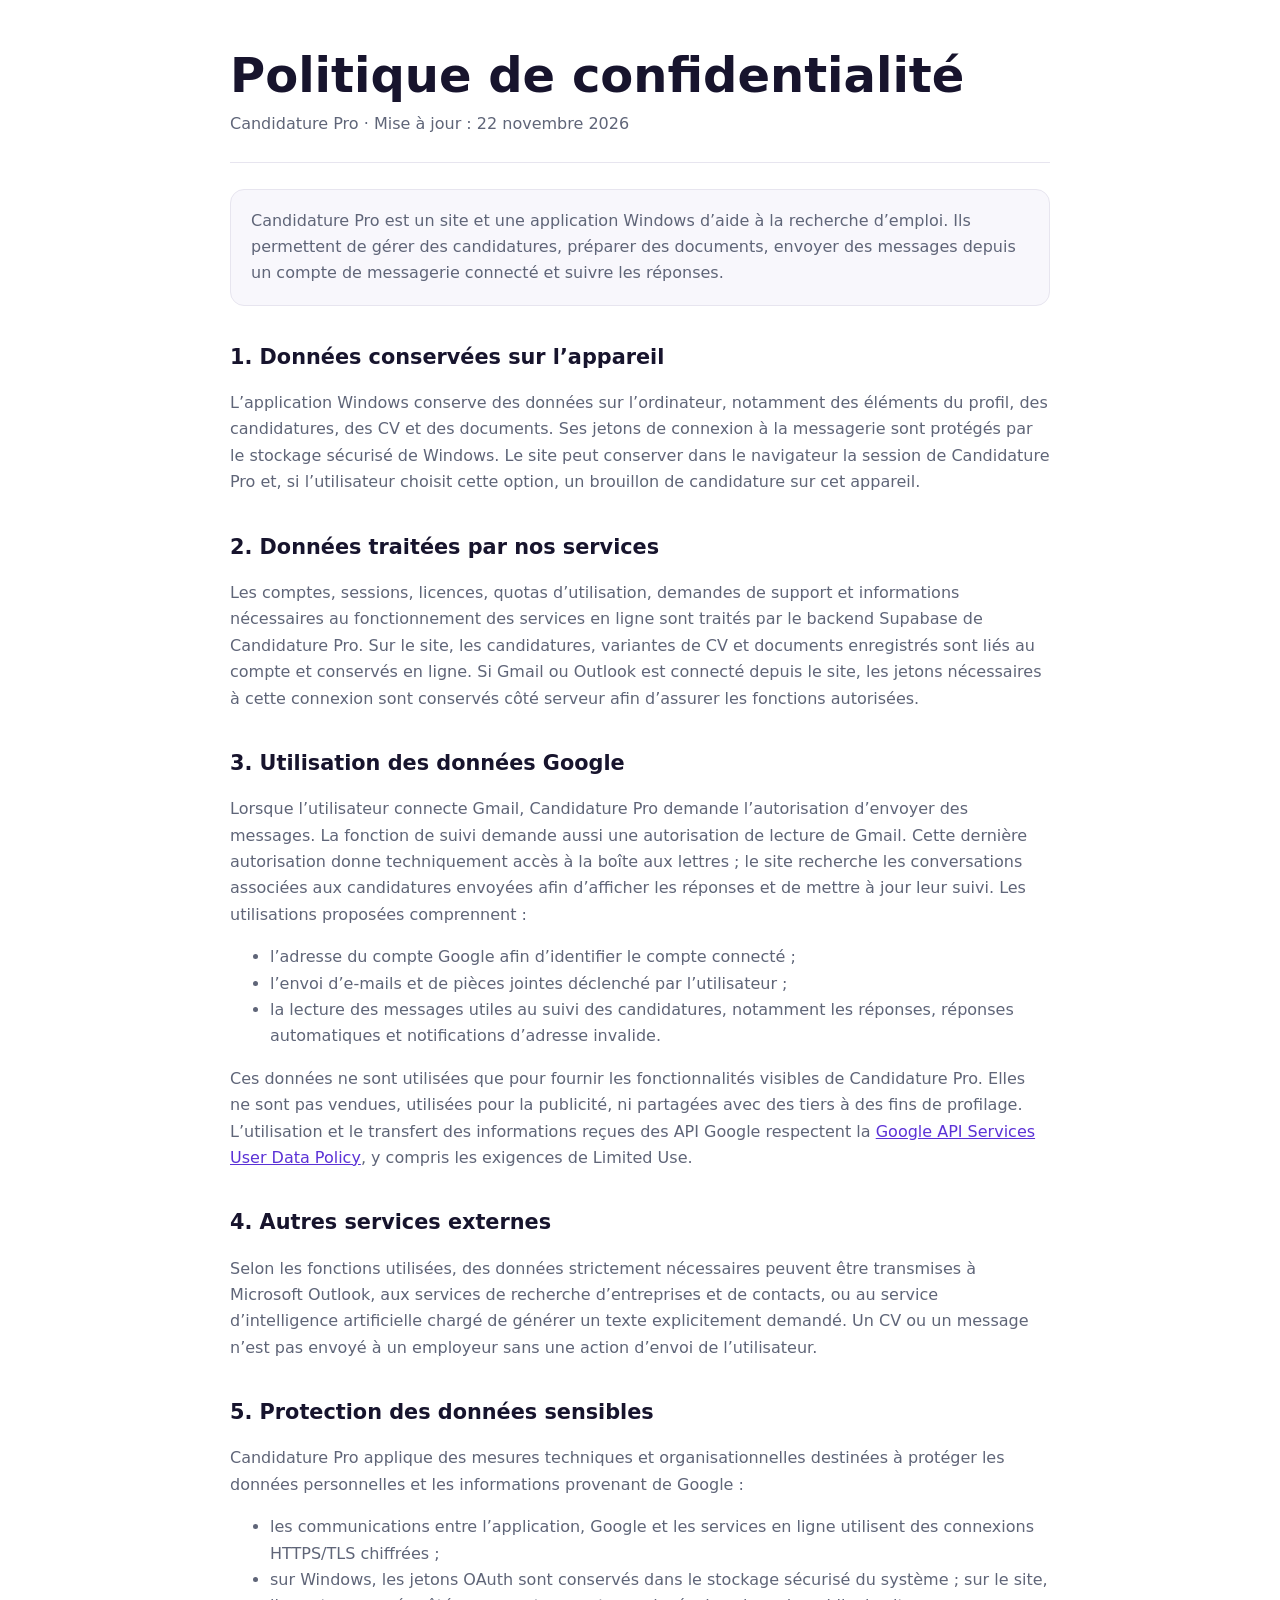
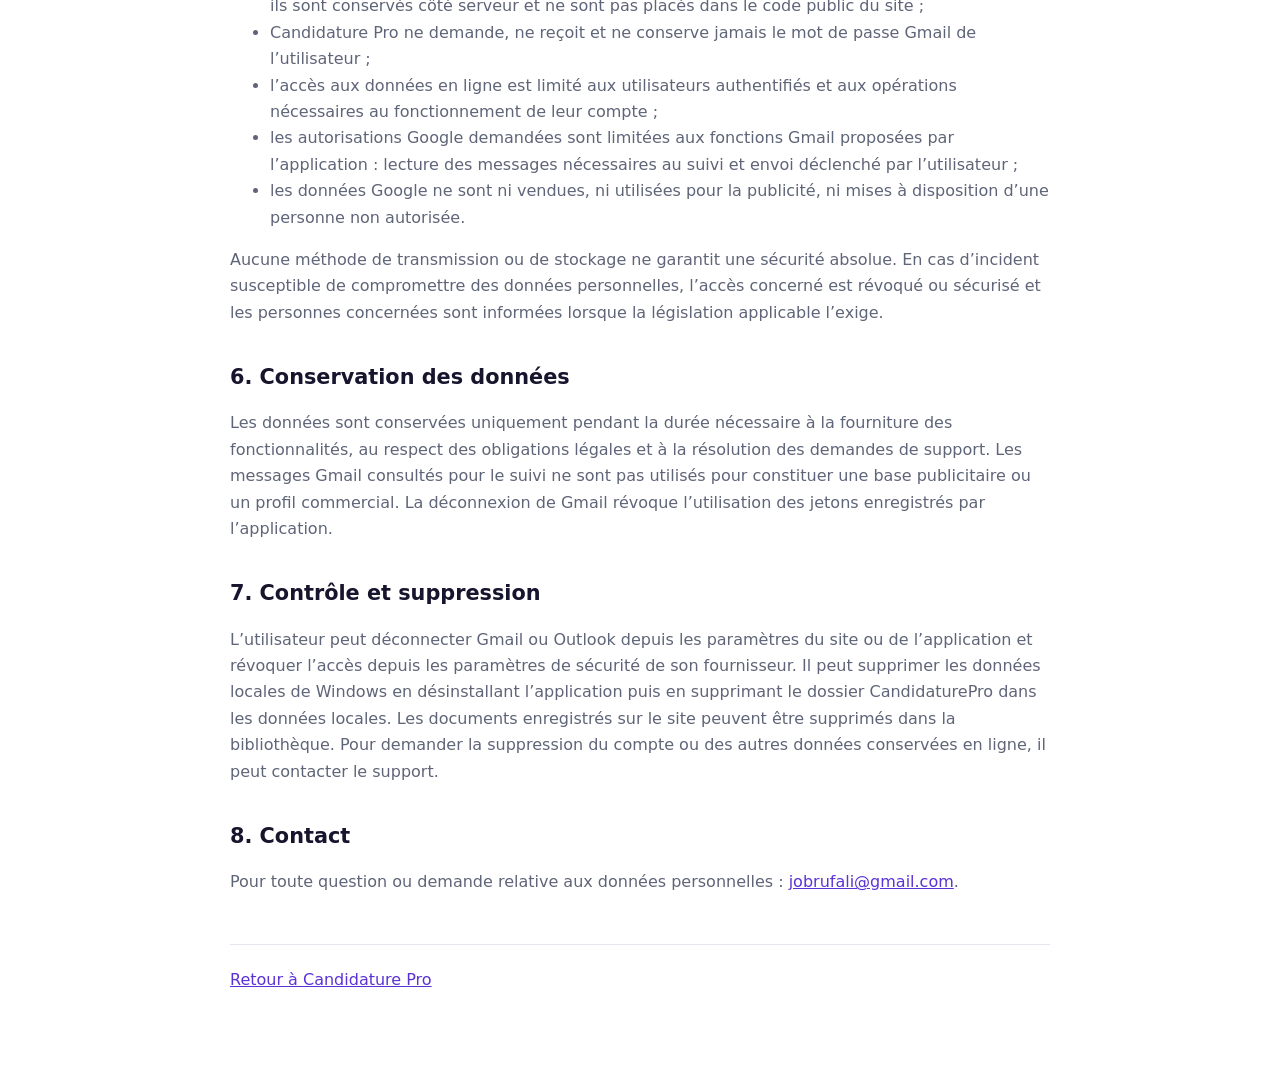
<file: privacy.html>
<!doctype html>
<html lang="fr">
<head>
  <meta charset="utf-8">
  <meta name="viewport" content="width=device-width, initial-scale=1">
  <title>Politique de confidentialité — Candidature Pro</title>
  <meta name="description" content="Politique de confidentialité de Candidature Pro – protection des données et utilisation des API Google.">
  <style>
    :root { color-scheme: light; --ink:#17142d; --muted:#5f6578; --accent:#5b32d6; --line:#e7e5ef; --panel:#f8f7fc; }
    * { box-sizing:border-box; }
    body { margin:0; font:16px/1.65 system-ui,-apple-system,"Segoe UI",sans-serif; color:var(--ink); background:#fff; }
    main { width:min(820px,calc(100% - 36px)); margin:0 auto; padding:48px 0 72px; }
    header { padding-bottom:24px; border-bottom:1px solid var(--line); }
    h1 { margin:0 0 8px; font-size:clamp(2rem,6vw,3rem); line-height:1.15; }
    h2 { margin:34px 0 8px; font-size:1.3rem; }
    p, li { color:var(--muted); }
    a { color:var(--accent); }
    .date { margin:0; }
    .notice { margin-top:26px; padding:18px 20px; border:1px solid var(--line); border-radius:14px; background:var(--panel); }
    footer { margin-top:48px; padding-top:22px; border-top:1px solid var(--line); color:var(--muted); }
  </style>
</head>
<body>
<main>
  <header>
    <h1>Politique de confidentialité</h1>
    <p class="date">Candidature Pro · Mise à jour : 22 novembre 2026</p>
  </header>

  <p class="notice">Candidature Pro est un site et une application Windows d’aide à la recherche d’emploi. Ils permettent de gérer des candidatures, préparer des documents, envoyer des messages depuis un compte de messagerie connecté et suivre les réponses.</p>

  <h2>1. Données conservées sur l’appareil</h2>
  <p>L’application Windows conserve des données sur l’ordinateur, notamment des éléments du profil, des candidatures, des CV et des documents. Ses jetons de connexion à la messagerie sont protégés par le stockage sécurisé de Windows. Le site peut conserver dans le navigateur la session de Candidature Pro et, si l’utilisateur choisit cette option, un brouillon de candidature sur cet appareil.</p>

  <h2>2. Données traitées par nos services</h2>
  <p>Les comptes, sessions, licences, quotas d’utilisation, demandes de support et informations nécessaires au fonctionnement des services en ligne sont traités par le backend Supabase de Candidature Pro. Sur le site, les candidatures, variantes de CV et documents enregistrés sont liés au compte et conservés en ligne. Si Gmail ou Outlook est connecté depuis le site, les jetons nécessaires à cette connexion sont conservés côté serveur afin d’assurer les fonctions autorisées.</p>

  <h2>3. Utilisation des données Google</h2>
  <p>Lorsque l’utilisateur connecte Gmail, Candidature Pro demande l’autorisation d’envoyer des messages. La fonction de suivi demande aussi une autorisation de lecture de Gmail. Cette dernière autorisation donne techniquement accès à la boîte aux lettres ; le site recherche les conversations associées aux candidatures envoyées afin d’afficher les réponses et de mettre à jour leur suivi. Les utilisations proposées comprennent :</p>
  <ul>
    <li>l’adresse du compte Google afin d’identifier le compte connecté ;</li>
    <li>l’envoi d’e-mails et de pièces jointes déclenché par l’utilisateur ;</li>
    <li>la lecture des messages utiles au suivi des candidatures, notamment les réponses, réponses automatiques et notifications d’adresse invalide.</li>
  </ul>
  <p>Ces données ne sont utilisées que pour fournir les fonctionnalités visibles de Candidature Pro. Elles ne sont pas vendues, utilisées pour la publicité, ni partagées avec des tiers à des fins de profilage. L’utilisation et le transfert des informations reçues des API Google respectent la <a href="https://developers.google.com/terms/api-services-user-data-policy" rel="noopener noreferrer">Google API Services User Data Policy</a>, y compris les exigences de Limited Use.</p>

  <h2>4. Autres services externes</h2>
  <p>Selon les fonctions utilisées, des données strictement nécessaires peuvent être transmises à Microsoft Outlook, aux services de recherche d’entreprises et de contacts, ou au service d’intelligence artificielle chargé de générer un texte explicitement demandé. Un CV ou un message n’est pas envoyé à un employeur sans une action d’envoi de l’utilisateur.</p>

  <h2>5. Protection des données sensibles</h2>
  <p>Candidature Pro applique des mesures techniques et organisationnelles destinées à protéger les données personnelles et les informations provenant de Google :</p>
  <ul>
    <li>les communications entre l’application, Google et les services en ligne utilisent des connexions HTTPS/TLS chiffrées ;</li>
    <li>sur Windows, les jetons OAuth sont conservés dans le stockage sécurisé du système ; sur le site, ils sont conservés côté serveur et ne sont pas placés dans le code public du site ;</li>
    <li>Candidature Pro ne demande, ne reçoit et ne conserve jamais le mot de passe Gmail de l’utilisateur ;</li>
    <li>l’accès aux données en ligne est limité aux utilisateurs authentifiés et aux opérations nécessaires au fonctionnement de leur compte ;</li>
    <li>les autorisations Google demandées sont limitées aux fonctions Gmail proposées par l’application : lecture des messages nécessaires au suivi et envoi déclenché par l’utilisateur ;</li>
    <li>les données Google ne sont ni vendues, ni utilisées pour la publicité, ni mises à disposition d’une personne non autorisée.</li>
  </ul>
  <p>Aucune méthode de transmission ou de stockage ne garantit une sécurité absolue. En cas d’incident susceptible de compromettre des données personnelles, l’accès concerné est révoqué ou sécurisé et les personnes concernées sont informées lorsque la législation applicable l’exige.</p>

  <h2>6. Conservation des données</h2>
  <p>Les données sont conservées uniquement pendant la durée nécessaire à la fourniture des fonctionnalités, au respect des obligations légales et à la résolution des demandes de support. Les messages Gmail consultés pour le suivi ne sont pas utilisés pour constituer une base publicitaire ou un profil commercial. La déconnexion de Gmail révoque l’utilisation des jetons enregistrés par l’application.</p>

  <h2>7. Contrôle et suppression</h2>
  <p>L’utilisateur peut déconnecter Gmail ou Outlook depuis les paramètres du site ou de l’application et révoquer l’accès depuis les paramètres de sécurité de son fournisseur. Il peut supprimer les données locales de Windows en désinstallant l’application puis en supprimant le dossier CandidaturePro dans les données locales. Les documents enregistrés sur le site peuvent être supprimés dans la bibliothèque. Pour demander la suppression du compte ou des autres données conservées en ligne, il peut contacter le support.</p>

  <h2>8. Contact</h2>
  <p>Pour toute question ou demande relative aux données personnelles : <a href="mailto:jobrufali@gmail.com">jobrufali@gmail.com</a>.</p>

  <footer><a href="https://candidaturepro.ch">Retour à Candidature Pro</a></footer>
</main>
</body>
</html>
</file>
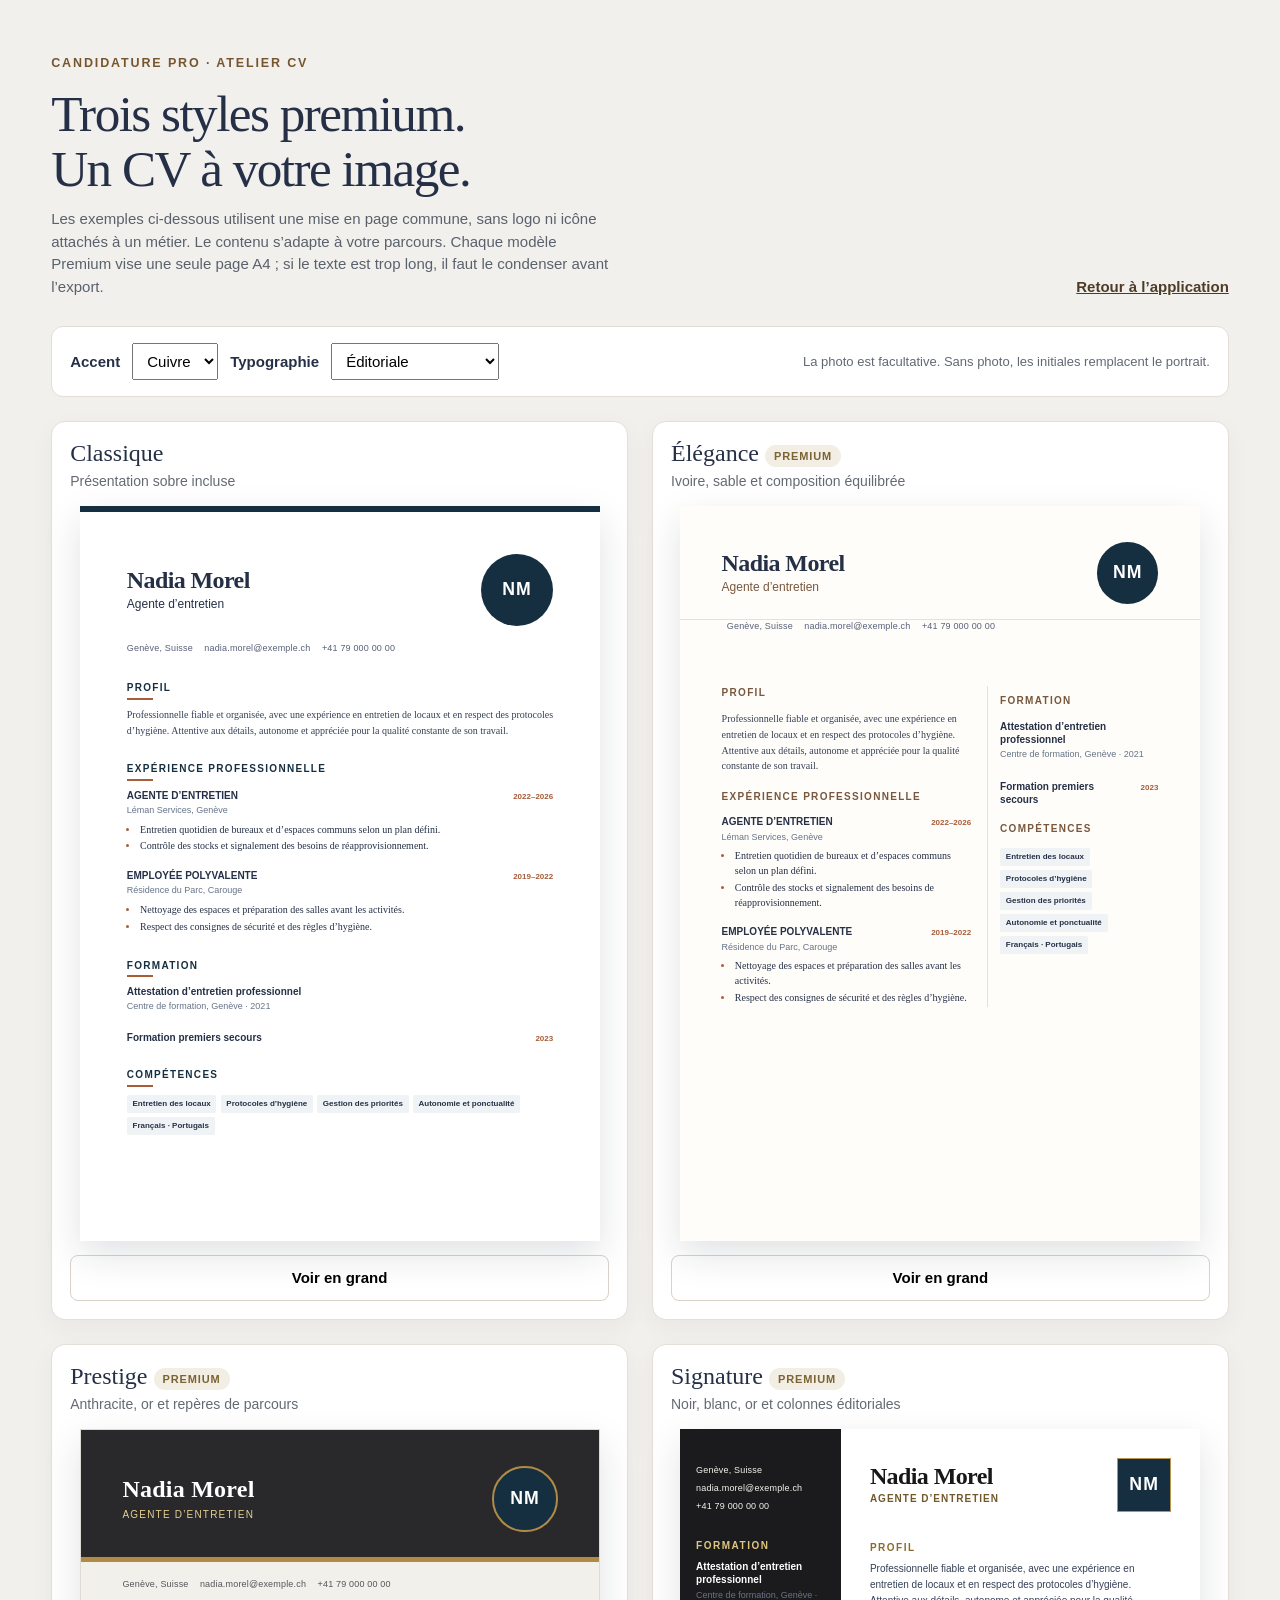
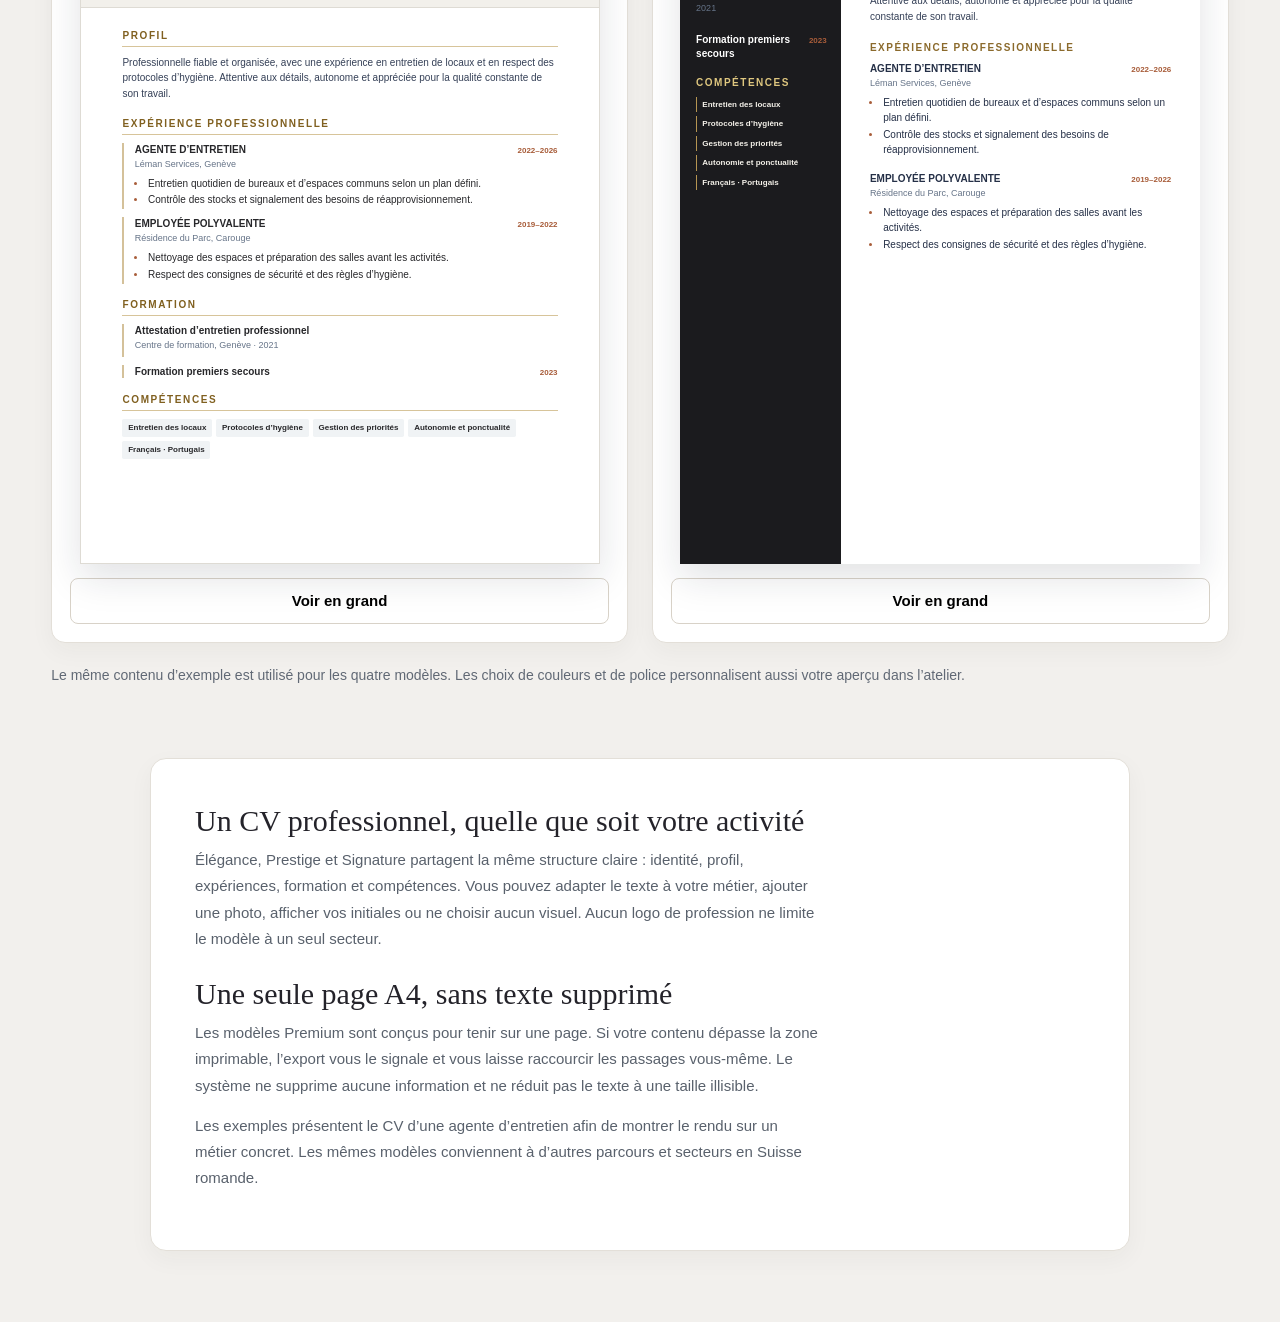
<file: app/cv-modeles.html>
<!doctype html>
<html lang="fr">
<head>
<meta charset="utf-8"><meta name="viewport" content="width=device-width,initial-scale=1"><meta name="description" content="Comparez les modèles de CV Candidature Pro : trois présentations Premium, personnalisables et pensées pour tenir sur une page A4."><link rel="canonical" href="https://candidaturepro.ch/app/cv-modeles">
<title>Modèles de CV Premium · Candidature Pro</title>
<link rel="stylesheet" href="cv-gallery.css?v=20261126-cv-premium">
<style>
body{background:#f2f0ed}.demo-shell{max-width:1500px;margin:auto;padding:clamp(20px,4vw,58px)}.demo-top{display:flex;justify-content:space-between;align-items:end;gap:24px;margin-bottom:28px}.demo-top small{color:#76562f;font-weight:800;letter-spacing:.15em}.demo-top h1{font:500 clamp(32px,4vw,54px)/1.08 Georgia,serif;margin:12px 0;letter-spacing:-.03em}.demo-top p{color:#59616c;max-width:68ch;margin:0}.demo-top a{color:#4d3d26;font-weight:700}.demo-controls{display:flex;align-items:center;gap:12px;flex-wrap:wrap;padding:16px 18px;margin-bottom:24px;background:#fff;border:1px solid #e2ded7;border-radius:12px}.demo-controls label{font-weight:700}.demo-controls select{width:auto;padding:8px 10px}.demo-controls span{margin-left:auto;color:#626975;font-size:13px}.demo-grid{display:grid;grid-template-columns:repeat(2,minmax(0,1fr));gap:24px;align-items:start}.demo-card{min-width:0;padding:18px;background:#fff;border:1px solid #e3dfd8;border-radius:14px;box-shadow:0 8px 24px #33291b0b}.demo-card>h2{font:500 24px Georgia,serif;margin:0 0 4px}.demo-card>p{margin:0 0 14px;color:#646a73;font-size:14px}.demo-pill{font:700 11px Arial,sans-serif;letter-spacing:.08em;text-transform:uppercase;color:#7a6336;background:#f3eee3;border-radius:99px;padding:5px 9px;vertical-align:middle}.demo-paper{container-type:inline-size;aspect-ratio:210/297;max-width:520px;margin:auto;box-shadow:0 14px 35px #18202c20}.demo-paper .cv-sheet{box-shadow:none}.demo-open{width:100%;margin-top:13px;padding:11px;border:1px solid #d8d2c8;border-radius:8px;background:white;font-weight:700;cursor:pointer}.demo-foot{color:#616975;font-size:14px;margin-top:22px}.demo-info{max-width:980px;margin:clamp(34px,6vw,72px) auto 20px;padding:clamp(24px,4vw,44px);background:#fff;border:1px solid #e3dfd8;border-radius:16px;box-shadow:0 8px 24px #33291b0b}.demo-info h2{font:500 clamp(22px,2.8vw,30px)/1.2 Georgia,serif;color:#24232a;margin:24px 0 8px}.demo-info h2:first-child{margin-top:0}.demo-info p{max-width:75ch;color:#59616c;line-height:1.75;margin:0 0 14px}#demo-detail{border:0;border-radius:14px;padding:0;max-width:min(900px,calc(100% - 24px));width:100%;max-height:96dvh;background:#f2f0ed;box-shadow:0 28px 90px #10192766}#demo-detail::backdrop{background:#101927aa}.demo-detail-head{position:sticky;top:0;z-index:2;display:flex;align-items:center;justify-content:space-between;padding:14px 18px;background:white;border-bottom:1px solid #ddd8ce}.demo-detail-head h2{font:500 21px Georgia,serif;margin:0}.demo-detail-actions{display:flex;gap:7px}.demo-detail-actions button{padding:8px 10px;border:1px solid #d4cfc5;border-radius:7px;background:white;font-weight:700}.demo-detail-paper{container-type:inline-size;max-width:794px;margin:22px auto;box-shadow:0 18px 42px #2222}.demo-detail-paper .cv-sheet{box-shadow:none}.demo-detail-hint{text-align:center;padding:0 20px 20px;color:#626975;font-size:13px}@media(max-width:760px){.demo-grid{grid-template-columns:1fr}.demo-card{max-width:540px;width:100%;margin:auto}.demo-top{display:block}.demo-top a{display:inline-block;margin-top:14px}.demo-controls span{margin-left:0;flex-basis:100%}.demo-detail-paper{margin:12px}.demo-detail-head{align-items:flex-start;gap:10px;flex-wrap:wrap}}
</style>
</head>
<body>
<main class="demo-shell">
<header class="demo-top"><div><small>CANDIDATURE PRO · ATELIER CV</small><h1>Trois styles premium.<br>Un CV à votre image.</h1><p>Les exemples ci-dessous utilisent une mise en page commune, sans logo ni icône attachés à un métier. Le contenu s’adapte à votre parcours. Chaque modèle Premium vise une seule page A4 ; si le texte est trop long, il faut le condenser avant l’export.</p></div><a href="./">Retour à l’application</a></header>
<div class="demo-controls"><label for="demo-accent">Accent</label><select id="demo-accent"><option value="copper">Cuivre</option><option value="jade">Jade</option><option value="plum">Prune</option><option value="gold">Or</option><option value="blue">Bleu</option></select><label for="demo-font">Typographie</label><select id="demo-font"><option value="editorial">Éditoriale</option><option value="sans">Sans empattement</option></select><span>La photo est facultative. Sans photo, les initiales remplacent le portrait.</span></div>
<div class="demo-grid">
<section class="demo-card"><h2>Classique</h2><p>Présentation sobre incluse</p><div class="demo-paper" id="demo-classic"></div><button class="demo-open" data-open="classic" type="button">Voir en grand</button></section>
<section class="demo-card"><h2>Élégance <span class="demo-pill">Premium</span></h2><p>Ivoire, sable et composition équilibrée</p><div class="demo-paper" id="demo-elegance"></div><button class="demo-open" data-open="elegance" type="button">Voir en grand</button></section>
<section class="demo-card"><h2>Prestige <span class="demo-pill">Premium</span></h2><p>Anthracite, or et repères de parcours</p><div class="demo-paper" id="demo-prestige"></div><button class="demo-open" data-open="prestige" type="button">Voir en grand</button></section>
<section class="demo-card"><h2>Signature <span class="demo-pill">Premium</span></h2><p>Noir, blanc, or et colonnes éditoriales</p><div class="demo-paper" id="demo-signature"></div><button class="demo-open" data-open="signature" type="button">Voir en grand</button></section>
</div><p class="demo-foot">Le même contenu d’exemple est utilisé pour les quatre modèles. Les choix de couleurs et de police personnalisent aussi votre aperçu dans l’atelier.</p>
<section class="demo-info"><h2>Un CV professionnel, quelle que soit votre activité</h2><p>Élégance, Prestige et Signature partagent la même structure claire : identité, profil, expériences, formation et compétences. Vous pouvez adapter le texte à votre métier, ajouter une photo, afficher vos initiales ou ne choisir aucun visuel. Aucun logo de profession ne limite le modèle à un seul secteur.</p><h2>Une seule page A4, sans texte supprimé</h2><p>Les modèles Premium sont conçus pour tenir sur une page. Si votre contenu dépasse la zone imprimable, l’export vous le signale et vous laisse raccourcir les passages vous-même. Le système ne supprime aucune information et ne réduit pas le texte à une taille illisible.</p><p>Les exemples présentent le CV d’une agente d’entretien afin de montrer le rendu sur un métier concret. Les mêmes modèles conviennent à d’autres parcours et secteurs en Suisse romande.</p></section>
</main>
<dialog id="demo-detail" aria-labelledby="demo-detail-title"><div class="demo-detail-head"><h2 id="demo-detail-title"></h2><div class="demo-detail-actions"><button type="button" id="demo-previous" aria-label="Modèle précédent">←</button><button type="button" id="demo-next" aria-label="Modèle suivant">→</button><button type="button" id="demo-close">Fermer</button></div></div><div class="demo-detail-paper" id="demo-detail-paper"></div><p class="demo-detail-hint">Aperçu fictif · format A4 · aucune donnée personnelle</p></dialog>
<script src="cv-render.js?v=20261126-cv-studio"></script>
<script>
const example={name:"Nadia Morel",title:"Agente d’entretien",contact:"Genève, Suisse\nnadia.morel@exemple.ch\n+41 79 000 00 00",summary:"Professionnelle fiable et organisée, avec une expérience en entretien de locaux et en respect des protocoles d’hygiène. Attentive aux détails, autonome et appréciée pour la qualité constante de son travail.",experience:"AGENTE D’ENTRETIEN · 2022–2026\nLéman Services, Genève\n• Entretien quotidien de bureaux et d’espaces communs selon un plan défini.\n• Contrôle des stocks et signalement des besoins de réapprovisionnement.\n\nEMPLOYÉE POLYVALENTE · 2019–2022\nRésidence du Parc, Carouge\n• Nettoyage des espaces et préparation des salles avant les activités.\n• Respect des consignes de sécurité et des règles d’hygiène.",education:"Attestation d’entretien professionnel\nCentre de formation, Genève · 2021\n\nFormation premiers secours · 2023",skills:"Entretien des locaux\nProtocoles d’hygiène\nGestion des priorités\nAutonomie et ponctualité\nFrançais · Portugais"};
const models=["classic","elegance","prestige","signature"],names={classic:"Classique",elegance:"Élégance",prestige:"Prestige",signature:"Signature"},detail=document.querySelector("#demo-detail");let active="classic";
function values(template){return {...example,template,accent:document.querySelector("#demo-accent").value,font:document.querySelector("#demo-font").value}}
function draw(){for(const template of models)window.CP_CV_RENDER.render(document.querySelector("#demo-"+template),values(template))}
function drawDetail(){document.querySelector("#demo-detail-title").textContent=names[active];window.CP_CV_RENDER.render(document.querySelector("#demo-detail-paper"),values(active))}
document.querySelectorAll(".demo-open").forEach(button=>button.addEventListener("click",()=>{active=button.dataset.open;drawDetail();detail.showModal()}));
document.querySelector("#demo-close").addEventListener("click",()=>detail.close());
document.querySelector("#demo-previous").addEventListener("click",()=>{active=models[(models.indexOf(active)+models.length-1)%models.length];drawDetail()});
document.querySelector("#demo-next").addEventListener("click",()=>{active=models[(models.indexOf(active)+1)%models.length];drawDetail()});
detail.addEventListener("click",event=>{if(event.target===detail)detail.close()});document.querySelectorAll(".demo-controls select").forEach(select=>select.addEventListener("change",()=>{draw();if(detail.open)drawDetail()}));draw();
</script>
</body></html>
</file>
<file: app/app.css>
:root{--bg:#f5f7fb;--panel:#fff;--ink:#172033;--muted:#68738b;--line:#e2e7f0;--purple:#6d28d9;--purple2:#4c1d95;--soft:#f0eafe;--green:#0f9f6e;--shadow:0 18px 50px rgba(38,27,76,.12)}*{box-sizing:border-box}body{margin:0;background:var(--bg);color:var(--ink);font:15px/1.5 Inter,Segoe UI,Arial,sans-serif}.app-shell{min-height:100vh;display:grid;grid-template-columns:265px 1fr}.sidebar{position:sticky;top:0;height:100vh;background:#fff;border-right:1px solid var(--line);padding:24px 16px;display:flex;flex-direction:column;z-index:20}.brand{display:flex;align-items:center;gap:12px;padding:0 9px 25px;color:var(--ink);text-decoration:none;font-size:18px;font-weight:800}.logo,.dialog-logo{display:grid;place-items:center;width:44px;height:44px;border-radius:14px;color:#fff;background:linear-gradient(135deg,var(--purple),#191052);box-shadow:0 9px 20px rgba(109,40,217,.28)}nav{display:grid;gap:5px}.nav-item{border:0;background:transparent;color:#465269;border-radius:11px;padding:11px 12px;text-align:left;font:inherit;font-weight:650;cursor:pointer;display:flex;gap:12px;align-items:center}.nav-item span{font-size:18px;width:20px;text-align:center}.nav-item:hover,.nav-item.active{background:var(--soft);color:var(--purple2)}.nav-item.danger{color:#a13045}.sidebar-bottom{margin-top:auto;display:grid;gap:7px}.plan{padding:15px;border-radius:14px;background:linear-gradient(145deg,#251451,#6d28d9);color:#fff;display:grid;gap:2px;margin-bottom:8px}.plan small{font-size:10px;letter-spacing:.1em;opacity:.7}.plan strong{font-size:20px}.plan span{font-size:12px;opacity:.8}main{min-width:0}.topbar{height:78px;padding:0 30px;display:flex;align-items:center;justify-content:space-between;background:rgba(245,247,251,.88);backdrop-filter:blur(12px);border-bottom:1px solid var(--line);position:sticky;top:0;z-index:10}.topbar>div{display:grid}.topbar strong{font-size:18px}.topbar small{color:var(--muted)}button{font:inherit}.primary,.secondary{border:0;border-radius:11px;padding:11px 17px;font-weight:750;cursor:pointer}.primary{background:linear-gradient(135deg,var(--purple),var(--purple2));color:#fff;box-shadow:0 9px 20px rgba(109,40,217,.2)}.secondary{background:#fff;color:var(--purple2);border:1px solid #d8c9fb}.primary:disabled{opacity:.55;cursor:wait}.menu-toggle{display:none;border:0;background:transparent;font-size:22px}.view{display:none;padding:34px;max-width:1500px;margin:auto}.view.active{display:block}.welcome{padding:30px;border-radius:22px;color:#fff;background:radial-gradient(circle at 85% 20%,rgba(255,255,255,.18),transparent 25%),linear-gradient(120deg,#16102f,var(--purple));display:flex;align-items:center;justify-content:space-between;gap:25px;box-shadow:var(--shadow)}.eyebrow{font-size:11px;font-weight:800;letter-spacing:.15em;opacity:.65}.welcome :is(h1,h2){font-size:34px;margin:6px 0 4px}.welcome p{margin:0;opacity:.78}.welcome .primary{background:#fff;color:var(--purple2);box-shadow:none}.stats{display:grid;grid-template-columns:repeat(4,1fr);gap:16px;margin:20px 0}.stats article,.panel{background:var(--panel);border:1px solid var(--line);border-radius:18px;padding:21px}.stats article{display:grid;gap:2px}.stats span,.stats small,.panel p{color:var(--muted)}.stats strong{font-size:32px}.dashboard-grid{display:grid;grid-template-columns:1.1fr .9fr;gap:20px}.panel{min-height:250px}.panel-head{display:flex;justify-content:space-between;align-items:flex-start;gap:15px}.panel h2{margin:3px 0 12px}.badge{color:var(--green);background:#e7f8f1;border-radius:99px;padding:5px 9px;font-size:12px;font-weight:750}.check{display:flex;align-items:center;gap:12px;padding:11px 0;border-top:1px solid var(--line)}.check i{font-style:normal;display:grid;place-items:center;width:30px;height:30px;border-radius:50%;background:#f2f4f8;color:var(--muted);font-weight:800}.check.done i{background:#e2f8ef;color:var(--green)}.check span{display:grid}.check small{color:var(--muted)}.empty-view.active{min-height:75vh;display:grid;place-content:center;justify-items:center;text-align:center}.empty-icon{display:grid;place-items:center;width:68px;height:68px;border-radius:22px;background:var(--soft);color:var(--purple);font-weight:900;font-size:22px}.empty-view h1{margin:18px 0 6px}.empty-view p{color:var(--muted);max-width:520px;margin:0 0 18px}dialog{border:0;border-radius:22px;padding:0;box-shadow:0 30px 90px rgba(17,12,38,.35);width:min(430px,calc(100% - 30px))}dialog::backdrop{background:rgba(17,20,32,.58);backdrop-filter:blur(4px)}#login-form{padding:30px;display:grid;gap:15px;position:relative}#login-form h2{font-size:27px;margin:3px 0 -10px}#login-form p,#login-form>small{color:var(--muted);margin:0}label{display:grid;gap:6px;font-weight:700}input{width:100%;border:1px solid #cfd6e2;border-radius:10px;padding:12px;font:inherit;outline:none}input:focus{border-color:var(--purple);box-shadow:0 0 0 3px rgba(109,40,217,.11)}.full{width:100%}.close{position:absolute;right:18px;top:15px;border:0;background:transparent;font-size:26px;cursor:pointer;color:var(--muted)}.message{min-height:0;color:#b4233b;background:#fff0f2;border-radius:8px}.message:not(:empty){padding:9px 11px}.dialog-logo{width:50px;height:50px}.sr-only{position:absolute;clip:rect(0,0,0,0)}@media(max-width:980px){.app-shell{grid-template-columns:1fr}.sidebar{position:fixed;left:-280px;width:265px;transition:left .2s}.sidebar.open{left:0;box-shadow:var(--shadow)}.menu-toggle{display:block}.topbar{justify-content:flex-start;gap:14px}.topbar>.primary{margin-left:auto}.stats{grid-template-columns:repeat(2,1fr)}.dashboard-grid{grid-template-columns:1fr}}@media(max-width:600px){.view{padding:18px}.topbar{padding:0 17px}.welcome{align-items:flex-start;flex-direction:column;padding:24px}.welcome :is(h1,h2){font-size:29px}.stats{grid-template-columns:1fr 1fr;gap:10px}.stats article{padding:15px}.stats strong{font-size:25px}.dashboard-grid{gap:12px}.topbar small{display:none}}
.profile-panel{max-width:850px;margin:0 auto;min-height:0}.profile-form{display:grid;grid-template-columns:1fr 1fr;gap:18px;margin-top:24px}.profile-form .wide{grid-column:1/-1}.profile-message{min-height:24px;color:var(--green);font-weight:700}.profile-message:not(:empty){padding:10px 12px;background:#eefbf6;border-radius:10px}.profile-form button:disabled{opacity:.55;cursor:not-allowed}@media(max-width:600px){.profile-form{grid-template-columns:1fr}.profile-form .wide{grid-column:auto}}
.applications-layout{display:grid;grid-template-columns:minmax(300px,430px) 1fr;gap:20px;align-items:start}.application-form-panel,.applications-panel{min-height:0}.application-form{display:grid;grid-template-columns:1fr 1fr;gap:15px;margin-top:20px}.application-form .wide{grid-column:1/-1}select{width:100%;border:1px solid #cfd6e2;border-radius:10px;padding:12px;background:#fff;color:var(--ink);font:inherit;outline:none}select:focus{border-color:var(--purple);box-shadow:0 0 0 3px rgba(109,40,217,.11)}.inline-toggle{display:flex;align-items:center;gap:8px;font-size:13px;color:var(--muted);white-space:nowrap}.inline-toggle input{width:auto}.list-message{min-height:28px;color:var(--muted);font-size:13px}.applications-list{display:grid;gap:10px}.application-row{display:grid;grid-template-columns:minmax(180px,1fr) 180px auto;gap:14px;align-items:center;padding:14px;border:1px solid var(--line);border-radius:14px;background:#fff}.application-row.is-hidden{opacity:.62;background:#f5f6f8}.application-main{display:grid;min-width:0}.application-main strong,.application-main span,.application-main small{overflow:hidden;text-overflow:ellipsis;white-space:nowrap}.application-main span{color:#465269}.application-main small{color:var(--muted)}.status-field{font-size:11px;color:var(--muted);gap:3px}.status-field select{padding:8px;font-size:13px}.compact{padding:8px 11px}.empty-list{display:grid;place-items:center;text-align:center;gap:4px;min-height:220px;border:1px dashed #cfd6e2;border-radius:14px;color:var(--muted)}.empty-list strong{color:var(--ink)}
@media(max-width:1100px){.applications-layout{grid-template-columns:1fr}.application-form-panel{max-width:none}}
@media(max-width:700px){.application-form{grid-template-columns:1fr}.application-form .wide{grid-column:auto}.applications-panel .panel-head{align-items:flex-start;flex-direction:column}.application-row{grid-template-columns:1fr}.application-main strong,.application-main span,.application-main small{white-space:normal}.application-row .compact{width:100%}}

.company-search-panel,.company-results-panel{min-height:0}.company-search-form{display:grid;grid-template-columns:minmax(220px,1.2fr) minmax(180px,1fr) 130px auto;gap:14px;align-items:end;margin-top:20px}.search-foot{display:flex;justify-content:space-between;gap:15px;margin-top:14px;color:var(--muted);font-size:12px}.search-foot strong{color:var(--purple2)}.company-results-panel{margin-top:20px}.company-results{display:grid;grid-template-columns:repeat(2,minmax(0,1fr));gap:12px}.company-card{display:grid;grid-template-columns:minmax(0,1fr) auto;gap:16px;align-items:center;padding:16px;border:1px solid var(--line);border-radius:14px}.company-card-main{display:grid;min-width:0}.company-card-main strong{font-size:16px}.company-card-main span,.company-card-main small{color:var(--muted);overflow:hidden;text-overflow:ellipsis;white-space:nowrap}.company-card-actions{display:grid;justify-items:end;gap:8px}.company-card-actions a{color:var(--purple);font-size:13px;font-weight:700;text-decoration:none}.company-card-actions a:hover{text-decoration:underline}
@media(max-width:1100px){.company-search-form{grid-template-columns:1fr 1fr}.company-results{grid-template-columns:1fr}}
@media(max-width:650px){.company-search-form{grid-template-columns:1fr}.search-foot{align-items:flex-start;flex-direction:column}.company-card{grid-template-columns:1fr}.company-card-main span,.company-card-main small{white-space:normal}.company-card-actions{justify-items:stretch}.company-card-actions .primary{width:100%}}

.jobs-search-panel,.jobs-results-panel{min-height:0}.jobs-search-form{display:grid;grid-template-columns:minmax(220px,1fr) minmax(180px,.8fr) minmax(200px,.9fr) auto;gap:14px;align-items:end;margin-top:20px}.jobs-results-panel{margin-top:20px}.jobs-results{display:grid;grid-template-columns:repeat(2,minmax(0,1fr));gap:12px}.job-card{display:grid;grid-template-columns:minmax(0,1fr) auto;gap:16px;align-items:start;padding:17px;border:1px solid var(--line);border-radius:14px;background:#fff}.job-card-main{display:grid;min-width:0}.job-card-main strong{font-size:16px}.job-card-main span,.job-card-main small{color:var(--muted)}.job-card-main p{margin:9px 0 0;display:-webkit-box;-webkit-line-clamp:3;-webkit-box-orient:vertical;overflow:hidden}.job-card-actions{display:grid;gap:9px;min-width:155px}.job-card-actions a{text-align:center;text-decoration:none}.application-main a{color:var(--purple);font-size:12px;font-weight:700;text-decoration:none;margin-top:3px}.application-main a:hover{text-decoration:underline}
@media(max-width:1150px){.jobs-search-form{grid-template-columns:1fr 1fr}.jobs-results{grid-template-columns:1fr}}
@media(max-width:650px){.jobs-search-form{grid-template-columns:1fr}.job-card{grid-template-columns:1fr}.job-card-actions{min-width:0}.job-card-actions .primary,.job-card-actions .secondary{width:100%}}

.tracking-form {
  display: flex;
  flex-wrap: wrap;
  gap: 8px;
  align-items: end;
}

#document-form[hidden]{display:none}
#settings-view .panel + .panel{margin-top:16px}

.app-shell[hidden], .guest-home[hidden], #sign-out[hidden]{display:none}
.guest-home{max-width:880px;margin:0 auto;padding:clamp(24px,6vw,72px)}
.guest-content{margin-top:clamp(36px,9vw,96px);padding:clamp(24px,6vw,56px);border-radius:24px;background:#fff}
.guest-content h1{font-size:clamp(32px,6vw,56px);line-height:1.1;margin:0}
.guest-content p{max-width:55ch;margin:20px 0 28px;line-height:1.6}
.guest-content a{display:inline-block;margin:12px;color:#5b21b6}

.guest-home{margin:clamp(20px,5vw,60px) auto;background:linear-gradient(135deg,#101828,#192841);border-radius:24px;color:#f7f9ff;width:calc(100% - 32px)}
.guest-home .brand,.guest-content a{color:#d9e5ff}
.guest-content{background:transparent;padding:0;margin-top:clamp(36px,7vw,70px)}
.guest-content p{color:#c4cfe2}
.guest-content .guest-kicker{margin:0 0 10px;color:#b4c9ff;font-weight:700}

#reply-dialog{width:min(730px,calc(100% - 24px));max-width:none;max-height:calc(100dvh - 24px);border:1px solid #dce3ee;overflow:auto;background:#f6f8fc}
#reply-dialog form{margin:0;padding:0}
#reply-dialog h2{margin:0;padding:20px clamp(16px,4vw,30px);background:#121b38;color:white;font-size:20px}
#reply-content{max-height:55dvh;overflow:auto;padding:18px clamp(16px,4vw,30px);white-space:pre-wrap;overflow-wrap:anywhere;line-height:1.65}
.reply-message{background:white;border:1px solid #dce3ee;border-radius:14px;padding:18px;margin:0 0 12px}
.reply-message:last-child{margin-bottom:0}
.reply-message p{margin:0}
.reply-message details{margin-top:12px;padding-top:10px;border-top:1px solid #e7ebf3;color:#475569}
.reply-message summary{cursor:pointer;font-size:13px;font-weight:700;color:#4c1d95}
.reply-message details p{margin-top:10px;font-size:13px}
.reply-actions{display:flex;justify-content:flex-end;align-items:center;flex-wrap:wrap;gap:10px;padding:14px clamp(16px,4vw,30px);background:white;border-top:1px solid #dce3ee}
.reply-actions a{text-decoration:none}
.reply-actions [hidden]{display:none}
@media(max-width:480px){.reply-actions>*{width:100%;text-align:center}}

#send-dialog{width:min(680px,calc(100% - 24px));max-width:none}
#send-dialog form{padding:clamp(16px,4vw,28px)}
#send-dialog [hidden]{display:none}
#send-review{padding:16px;background:#f5f7fc;border-radius:12px;overflow-wrap:anywhere}
#send-preview-message{white-space:pre-wrap;max-height:42dvh;overflow:auto}

#send-ai{margin:10px 0;padding:12px;border:1px solid #dce3ee;border-radius:12px}
#send-ai summary{cursor:pointer;font-weight:700}
#send-ai label{margin:12px 0}

#admin-nav[hidden]{display:none}
#admin-view .application-row{display:block}
#documents-view .panel + .panel{margin-top:16px}
#cv-form label{display:grid;gap:5px}
#cv-dialog{width:min(740px,calc(100% - 24px));max-width:none;max-height:90dvh;overflow:auto;padding:clamp(18px,4vw,34px)}
#cv-preview p{white-space:pre-wrap;overflow-wrap:anywhere}
#cv-preview h2{font-size:1.1rem;border-bottom:1px solid #dce3ee}
.cv-actions{display:flex;gap:10px;flex-wrap:wrap;margin-top:20px}
@media print{
 body:has(#cv-dialog[open]) > :not(#cv-dialog){display:none!important}
 #cv-dialog[open]{position:static;width:auto;max-height:none;overflow:visible;margin:0;padding:0;border:0;box-shadow:none}
 #cv-dialog::backdrop,.cv-actions{display:none!important}
}

#reply-editor{padding:14px clamp(16px,4vw,30px);border-top:1px solid #dce3ee}
#reply-editor[hidden]{display:none}
#reply-editor summary{cursor:pointer;font-weight:700}
#reply-editor label{display:block;margin-top:12px}
#reply-draft{display:block;width:100%;margin-top:4px}
#reply-editor .reply-actions{padding:10px 0 0;background:transparent;border:0;justify-content:flex-start}

.batch-actions{display:flex;gap:8px;flex-wrap:wrap;margin:12px 0}
#applications-list [data-batch-choice]{width:auto;margin-right:5px}

#cv-preview[data-template="modern"] h1{color:#1d4ed8;border-left:5px solid #1d4ed8;padding-left:12px}
#cv-preview[data-template="modern"] h2{color:#1e40af}
#cv-preview[data-template="compact"]{font-size:13px;line-height:1.4}
#cv-preview[data-template="compact"] h2{margin:12px 0 4px}
#cv-preview[data-template="compact"] p{margin:4px 0}
#batch-dialog{width:min(640px,calc(100% - 24px));max-height:90dvh;overflow:auto}
#batch-form{padding:20px}
#batch-status{overflow-wrap:anywhere}
#followup-dialog{width:min(640px,calc(100% - 24px));max-height:90dvh;overflow:auto}
#followup-form{padding:20px}
#followup-drafts label,#followup-drafts textarea{display:block;width:100%;margin-bottom:12px}
#followup-status{white-space:pre-wrap;overflow-wrap:anywhere}
#tracking-list [data-followup-choice]{width:auto}

.tracking-stats,
.tracking-filters {
  display: grid;
  grid-template-columns: repeat(auto-fit, minmax(min(145px, 100%), 1fr));
  gap: 12px;
  margin: 16px 0;
}

.tracking-stats > div {
  display: grid;
  gap: 4px;
  padding: 12px;
  background: var(--bg);
  border: 1px solid var(--line);
  border-radius: 12px;
}

.tracking-stats span { color: var(--muted); }
.tracking-stats strong { font-size: 23px; }
.tracking-filters .inline-toggle { align-self: end; min-height: 44px; white-space: normal; }
#tracking-list [hidden] { display: none; }
#tracking-list .application-main button { justify-self: start; margin-top: 6px; }
#tracking-list .application-main input[type="checkbox"] { width: auto; }
#tracking-list .application-main label { display: flex; align-items: center; margin-top: 6px; }

#followup-reschedule[hidden] { display: none; }
#application-edit-form,
#tracking-details-form {
  display: grid;
  gap: 14px;
  padding: 20px;
}
#application-edit-form h2,
#application-edit-status,
#tracking-details-form h2,
#tracking-details-status { margin: 0; }
#tracking-details-form textarea { width: 100%; font: inherit; }

#document-preview-dialog {
  width: min(900px, calc(100% - 24px));
  padding: 18px;
}
#document-preview-title { margin: 0 0 12px; overflow-wrap: anywhere; }
#document-preview-frame { width: 100%; height: min(68dvh, 760px); border: 0; }

#tracking-unread-badge {
  width: auto;
  min-width: 22px;
  margin-inline-start: auto;
  border-radius: 999px;
  padding: 1px 6px;
  background: var(--purple2);
  color: white;
  font-size: 12px;
}
#tracking-unread-badge[hidden] { display: none; }

.followup-draft{padding:18px;border:1px solid #dce3ee;border-radius:14px;margin:16px 0;background:#fff}
#followup-drafts .followup-include{display:flex;align-items:center;gap:10px;font-weight:750}
#followup-drafts .followup-include input{width:auto;margin:0;accent-color:#6d28d9}
.followup-draft>p{font-size:13px;overflow-wrap:anywhere;color:#52617a}
.followup-draft textarea{font:inherit;line-height:1.55;padding:12px;box-sizing:border-box}
.followup-draft [aria-label^="Proposition"]{background:#f7f4ff;margin-top:12px}

.cv-analysis-score{font-size:36px;font-weight:800;color:#5b21b6;margin:18px 0}
.cv-analysis-metric{display:grid;grid-template-columns:minmax(150px,1fr) 2fr;align-items:center;gap:16px;margin:10px 0}
.cv-analysis-metric progress{width:100%;height:14px;accent-color:#6d28d9}
#cv-analysis-results li{margin:8px 0;line-height:1.5}
@media(max-width:600px){.cv-analysis-metric{grid-template-columns:1fr;gap:5px}}

.cv-photo-field{border:1px solid #dce3ee;border-radius:12px;padding:16px;min-width:0}
.cv-photo-field legend{font-weight:700;padding:0 6px}
#cv-photo-thumbnail{width:90px;max-height:115px;object-fit:contain;margin:12px 12px 0 0;border-radius:8px;vertical-align:middle}
#cv-photo-status{font-size:13px;color:#52617a}
#cv-preview .cv-portrait{float:right;width:100px;max-height:130px;object-fit:contain;margin:0 0 18px 20px;break-inside:avoid}
#cv-preview[data-template="modern"] .cv-portrait{border-radius:12px}
#cv-preview[data-template="compact"] .cv-portrait{width:80px;max-height:100px}
#cv-preview::after{content:"";display:block;clear:both}

.reply-message-header{display:grid;gap:5px;padding:0 0 12px;margin-bottom:14px;border-bottom:1px solid #e7ebf3;font-size:13px;color:#52617a;overflow-wrap:anywhere}
.reply-message-header strong{font-size:15px;color:#182236}
.reply-message-header .badge{justify-self:start}

.send-document-list{list-style:none;padding:0;margin:10px 0}
.send-document-list li{display:flex;align-items:center;justify-content:space-between;gap:12px;border:1px solid #dce3ee;border-radius:10px;padding:10px 12px;margin:6px 0}
.send-document-list span{overflow-wrap:anywhere;font-size:13px}
.send-document-list button{flex-shrink:0}

.cv-pdf-import { border: 1px solid var(--border, #dce3f1); border-radius: 16px; padding: 20px; margin: 16px 0 24px; min-width: 0; }
.cv-pdf-import legend { font-weight: 700; padding: 0 8px; }
.cv-pdf-import label { display: grid; gap: 8px; margin: 14px 0; }
.cv-pdf-import textarea { width: 100%; box-sizing: border-box; resize: vertical; }

#cv-import-sections { margin-top: 20px; border: 1px solid #dce3f1; border-radius: 12px; padding: 16px; min-width: 0; }
#cv-import-sections input[type="checkbox"] { width: auto; margin-right: 8px; }
#cv-import-sections .cv-import-proposal { padding: 12px 0; border-top: 1px solid #e5e9f2; }
#cv-import-sections .cv-import-proposal > label:first-child { display: flex; align-items: center; font-weight: 700; }

.admin-filters { margin: 16px 0; padding: 16px; background: #f5f7fc; border-radius: 12px; }
.admin-filters label { display: grid; gap: 8px; max-width: 520px; margin-bottom: 8px; }
.admin-filters small { display: block; margin: 8px 0 12px; color: #52617a; }
.admin-metric-group { border: 1px solid #dce3f1; border-radius: 14px; padding: 18px; min-width: 0; }
.admin-metric-group h3 { margin-top: 0; }
.admin-credit-alert { border: 1px solid #f3bf74; border-radius: 12px; background: #fff6e8; color: #713f12; padding: 14px 18px; font-weight: 650; }
.admin-user-activity { grid-column: 1 / -1; max-height: 340px; overflow: auto; border-left: 3px solid #d6c4f7; padding-left: 16px; color: #344057; font-size: 13px; }
.admin-user-activity:empty { display: none; }
.admin-user-activity p { margin: 7px 0; }
.admin-metric-list { margin: 0; }
.admin-metric-list > div { display: flex; justify-content: space-between; gap: 20px; border-top: 1px solid #e9edf5; padding: 12px 0; }
.admin-metric-list dt { overflow-wrap: anywhere; }
.admin-metric-list dt small { display: block; color: #64748b; margin-top: 4px; }
.admin-metric-list dd { flex-shrink: 0; font-weight: 700; margin-left: 0; }
@media(max-width: 640px) { .admin-metric-list > div { flex-direction: column; gap: 8px; } .admin-metric-list dd { align-self: flex-start; } }

.auth-modes { display: flex; gap: 8px; margin: 16px 0; flex-wrap: wrap; }
.auth-modes [aria-pressed="true"] { background: #eee8fd; border-color: #8857df; color: #4b1f92; }
#login-dialog [hidden] { display: none; }
.auth-notice { padding: 12px; border-radius: 10px; background: #f5f2fc; font-size: 13px; line-height: 1.6; }
.auth-notice a { color: #5424a2; }

.jobs-recent-toggle{grid-column:1/-1;display:flex;align-items:center;gap:8px;font-size:.9rem}.jobs-recent-toggle input{width:auto;margin:0;flex:none}

#job-company-form{padding:28px;display:grid;gap:14px}
#job-company-form h2,#job-company-form p{margin:0}
#job-company-form p{color:var(--muted)}
#job-company-status:not(:empty){color:#9b1c30}

/* CV studio */
#documents-view{max-width:1560px}
.cv-studio-hero{display:flex;align-items:center;justify-content:space-between;gap:24px;min-height:190px;padding:34px clamp(24px,4vw,54px);border-radius:24px;background:radial-gradient(circle at 88% 5%,#8f66e7 0,transparent 32%),linear-gradient(115deg,#211345,#4d2192 72%,#6734bc);color:#fff;box-shadow:0 20px 40px rgba(51,25,116,.16)}
.cv-studio-kicker{font-size:12px;font-weight:800;letter-spacing:.15em;color:#d9c9ff}
.cv-studio-hero :is(h1,h2){margin:10px 0 7px;font-size:clamp(29px,3vw,44px);line-height:1.1;letter-spacing:-.03em}
.cv-studio-hero p{margin:0;max-width:620px;color:#e9ddff;font-size:16px;line-height:1.55}
.cv-studio-hero-mark{flex:none;display:grid;place-items:center;width:112px;height:138px;border-radius:9px 24px 9px 9px;background:#fff;color:#50309b;font-size:35px;font-weight:850;box-shadow:14px 14px 0 rgba(255,255,255,.16);transform:rotate(5deg)}
.cv-studio-nav{display:flex;gap:8px;margin:18px 0;overflow:auto;padding:3px 0;scrollbar-width:thin}
.cv-studio-nav a{flex:none;padding:10px 18px;border-radius:999px;background:#fff;border:1px solid #ddd9ec;color:#4b3d68;font-weight:750;text-decoration:none}
.cv-studio-nav a:hover,.cv-studio-nav a:focus-visible{border-color:#6d28d9;background:#f1ebff;color:#4c1d95}
.cv-studio-panel{padding:clamp(18px,2vw,32px)}
.cv-studio-panel,.cv-studio-nav{font-size:16px}
.cv-studio-section-head{display:flex;gap:16px;align-items:center}
.cv-studio-section-head h2{margin:0;font-size:26px}
.cv-studio-section-head p{margin:3px 0 0}
.cv-studio-section-icon{display:grid;place-items:center;width:48px;height:48px;border-radius:14px;background:#eee7ff;color:#5c25bd;font-size:25px}
.cv-studio-layout{display:grid;grid-template-columns:minmax(0,1fr) minmax(300px,380px);align-items:start;gap:clamp(20px,3vw,42px)}
.cv-studio-form{min-width:0;gap:16px}
.cv-studio-form textarea{width:100%;resize:vertical;min-height:88px;border:1px solid #cfd6e2;border-radius:10px;padding:12px;font:inherit}
.cv-studio-form textarea:focus{outline:2px solid #a688e4;outline-offset:1px}
.cv-studio-form>.cv-studio-heading{scroll-margin-top:105px;padding:23px 0 4px;border-top:1px solid #e8e5f0}
.cv-studio-form>.cv-studio-heading:first-child{border-top:0;padding-top:0}
.cv-studio-heading span{font-size:12px;color:#6d28d9;font-weight:850;letter-spacing:.12em}
.cv-studio-heading h3{margin:4px 0 2px;font-size:22px;line-height:1.25}
.cv-studio-heading p{margin:0;color:#647087;font-weight:400}
/* The model selector remains compact; detailed controls open only when requested. */
.cv-model-choice{display:grid;gap:10px;padding:20px;border:1px solid #d9c9ef;border-radius:16px;background:linear-gradient(125deg,#faf7ff,#fff 68%);box-shadow:0 8px 24px rgba(59,35,112,.06)}
.cv-model-choice>label{font-size:15px;font-weight:800;color:#302342}
.cv-model-choice>select{width:100%;min-height:48px;padding:10px 14px;border:1px solid #a88ad5;border-radius:10px;background:#fff;color:#28243b;font:inherit;font-weight:650}
.cv-model-choice>select:focus-visible,.cv-customize summary:focus-visible{outline:3px solid #8751d3;outline-offset:3px}
.cv-model-choice>p{margin:0;color:#5b6272;font-size:14px}
.cv-customize{border:1px solid #e2dbea;border-radius:13px;background:#fff}
.cv-customize summary{padding:15px 18px;cursor:pointer;font-weight:750;color:#542c91;list-style:none}
.cv-customize summary::after{content:'＋';float:right;font-size:18px;line-height:1}
.cv-customize[open] summary::after{content:'−'}
.cv-customize summary::-webkit-details-marker{display:none}
.cv-customize[open] summary{border-bottom:1px solid #e9e2f1}
.cv-customize .cv-design-options{padding:18px;display:grid;grid-template-columns:repeat(2,minmax(0,1fr));gap:16px}
@media(max-width:600px){.cv-customize .cv-design-options{grid-template-columns:1fr}}
.cv-premium-banner{display:flex;gap:10px;align-items:center;justify-content:space-between;flex-wrap:wrap;padding:10px 14px;border-radius:12px;background:#f2edfd}
.premium-billing-actions{display:flex;flex-wrap:wrap;gap:10px;margin:16px 0}
#cv-premium-access-status{margin:0;color:#4d2687;font-size:14px;font-weight:650}
.cv-studio-actions{display:flex;gap:9px;flex-wrap:wrap;padding-bottom:10px}.cv-studio-actions button{flex:1 1 190px}.cv-studio-actions #cv-save-status{flex-basis:100%;min-height:24px;margin:0;font-weight:650;color:#4d2687}
.cv-live-aside{position:sticky;top:100px;padding:16px;border-radius:18px;background:#f3f1f9;border:1px solid #e2ddef;min-width:0}
.cv-live-top{display:flex;justify-content:space-between;gap:10px;margin:0 2px 13px;color:#5b5270;font-size:12px;font-weight:850;letter-spacing:.07em}
.cv-live-top span:last-child{letter-spacing:0;color:#6231b4}
.cv-live-paper{aspect-ratio: .707 / 1;overflow:auto;padding:8% 8%;background:white;color:#273142;box-shadow:0 12px 32px rgba(29,26,60,.16);font-size:12px;line-height:1.5;overflow-wrap:anywhere}
.cv-live-identity{display:grid;gap:3px;padding-bottom:13px;border-bottom:2px solid #333d59}.cv-live-identity strong{font-size:23px;line-height:1.1}.cv-live-identity span{font-size:14px}.cv-live-identity small{color:#69748a;font-size:11px}
.cv-live-block{margin-top:18px}.cv-live-block b{display:block;margin-bottom:6px;font-size:11px;color:#343f57;letter-spacing:.1em}.cv-live-block p{margin:0;color:#454d5c!important;white-space:pre-wrap;overflow-wrap:anywhere}
.cv-live-paper[data-template=modern] .cv-live-identity{border-color:#3260c5;padding-left:11px;border-left:5px solid #3260c5}.cv-live-paper[data-template=modern] .cv-live-identity strong,.cv-live-paper[data-template=modern] .cv-live-block b{color:#2553b8}
.cv-live-paper[data-template=compact]{font-size:11px;line-height:1.3}.cv-live-paper[data-template=compact] .cv-live-block{margin-top:10px}.cv-live-paper[data-template=compact] .cv-live-identity{padding-bottom:7px}
.cv-live-note{margin:12px 3px 0!important;font-size:13px;line-height:1.4}
@media(max-width:1150px){.cv-studio-layout{grid-template-columns:minmax(0,1fr) 300px}}
@media(max-width:850px){.cv-studio-layout{grid-template-columns:1fr}.cv-live-aside{position:static;max-width:440px;margin:auto;width:100%}}
@media(max-width:600px){.cv-studio-hero{min-height:0;padding:26px}.cv-studio-hero-mark{display:none}.cv-studio-panel{padding:18px}.cv-studio-actions button{flex-basis:100%}}


/* Actual document layouts: shared by the live editor, print preview and examples. */
.cv-template-demo-link{justify-self:start;color:#5b21b6;font-weight:750;text-underline-offset:3px}
.cv-live-paper{padding:0;aspect-ratio:auto;overflow:auto;container-type:inline-size}
#cv-preview{container-type:inline-size}
#cv-dialog{width:min(860px,calc(100% - 24px));padding:22px;background:#f0f1f5}
.cv-sheet{box-sizing:border-box;min-height:141.4cqi;width:100%;background:#fff;color:#253047;font:400 clamp(10px,1.75cqi,16px)/1.5 Georgia,'Times New Roman',serif;overflow:hidden;overflow-wrap:anywhere;box-shadow:0 4px 20px rgba(18,31,55,.08)}
.cv-sheet *{box-sizing:border-box}
.cv-sheet h1,.cv-sheet h2,.cv-sheet p{margin:0}
.cv-sheet h1{font-size:clamp(23px,4cqi,37px);line-height:1.12;letter-spacing:-.025em}
.cv-sheet h2{font:800 clamp(10px,1.55cqi,14px)/1.3 Arial,Helvetica,sans-serif;letter-spacing:.13em;text-transform:uppercase;border:0!important}
.cv-sheet p{white-space:pre-wrap;overflow-wrap:anywhere}
.cv-sheet-head{display:flex;align-items:center;justify-content:space-between;gap:4%;padding:8% 9% 4%}
.cv-sheet-role{font:500 clamp(12px,2.1cqi,19px)/1.4 Arial,Helvetica,sans-serif;margin-top:1.5%!important}
.cv-sheet-photo{width:17%;aspect-ratio:4/5;object-fit:cover;border-radius:6px;flex:none}
.cv-sheet-contact{font:400 clamp(9px,1.45cqi,13px)/1.5 Arial,Helvetica,sans-serif;letter-spacing:.02em;padding:0 9% 5%;color:#566078}
.cv-sheet-content{padding:0 9% 10%;display:grid;gap:4.5cqi}
.cv-sheet-section{break-inside:avoid;min-width:0}
.cv-sheet-section h2{margin-bottom:1.5cqi}
.cv-sheet-section p{color:#354057}
.cv-sheet-classic .cv-sheet-head{border-top:1.2cqi solid #23334c;padding-top:7%}
.cv-sheet-classic .cv-sheet-contact{border-bottom:1px solid #ccd3dc;margin:0 9% 5%;padding:0 0 3%}
.cv-sheet-classic .cv-sheet-section h2{color:#31435e;border-bottom:1px solid #ccd3dc!important;padding-bottom:.8cqi}
.cv-sheet-classic .cv-sheet-content{gap:4cqi}
.cv-sheet-modern{display:grid;grid-template-columns:32% 68%;grid-template-rows:auto 1fr;align-content:start;background:linear-gradient(90deg,#172b3d 32%,#fff 32%);font-family:Arial,Helvetica,sans-serif}
.cv-sheet-modern .cv-sheet-head{grid-column:2;grid-row:1;align-items:start;padding:10% 8% 4% 8%;min-height:17cqi}
.cv-sheet-modern h1{font-family:Georgia,'Times New Roman',serif;color:#172b3d}
.cv-sheet-modern .cv-sheet-role{color:#c17452;text-transform:uppercase;letter-spacing:.1em;font-weight:700;font-size:clamp(10px,1.45cqi,14px)}
.cv-sheet-modern .cv-sheet-photo{width:25%;border-radius:50%;aspect-ratio:1;object-fit:cover}
.cv-sheet-modern .cv-sheet-contact{grid-column:1;grid-row:1;color:#e4eaf0;padding:10% 10% 5%;align-self:end;white-space:pre-wrap;font-size:clamp(9px,1.4cqi,13px);line-height:1.7}
.cv-sheet-modern .cv-sheet-content{grid-column:1/-1;grid-row:2;display:grid;grid-template-columns:32% 68%;grid-template-rows:auto auto 1fr;gap:0;padding:0}
.cv-sheet-modern .cv-sheet-section{padding:4% 11% 6% 8%;grid-column:2}
.cv-sheet-modern .cv-sheet-section h2{color:#b56848;margin-bottom:2cqi}
.cv-sheet-modern .cv-sheet-section p{line-height:1.58}
.cv-sheet-modern .cv-sheet-summary{grid-row:1}.cv-sheet-modern .cv-sheet-experience{grid-row:2}
.cv-sheet-modern .cv-sheet-education,.cv-sheet-modern .cv-sheet-skills{grid-column:1;color:white;padding:9% 9% 4% 10%}
.cv-sheet-modern .cv-sheet-education{grid-row:1}.cv-sheet-modern .cv-sheet-skills{grid-row:2}
.cv-sheet-modern .cv-sheet-education h2,.cv-sheet-modern .cv-sheet-skills h2{color:#d8a887}
.cv-sheet-modern .cv-sheet-education p,.cv-sheet-modern .cv-sheet-skills p{color:#edf2f6}
.cv-sheet-compact{font-family:Arial,Helvetica,sans-serif;background:#fff;color:#203749}
.cv-sheet-compact .cv-sheet-head{background:#173d4a;color:#fff;padding:6% 7% 4%;min-height:16cqi}
.cv-sheet-compact h1{font-family:Georgia,'Times New Roman',serif;letter-spacing:-.04em}
.cv-sheet-compact .cv-sheet-role{color:#b7dbd8}
.cv-sheet-compact .cv-sheet-photo{border-radius:50%;aspect-ratio:1;width:15%}
.cv-sheet-compact .cv-sheet-contact{background:#173d4a;color:#d4e9e7;padding:0 7% 4%;border-bottom:.9cqi solid #b5ccbd}
.cv-sheet-compact .cv-sheet-content{display:grid;grid-template-columns:1.7fr 1fr;gap:3cqi 5cqi;padding:6% 7% 8%;align-content:start}
.cv-sheet-compact .cv-sheet-summary{grid-column:1/-1;border-bottom:1px solid #c6d9d6;padding-bottom:3cqi}
.cv-sheet-compact .cv-sheet-experience{grid-column:1;grid-row:2/4;padding-right:3cqi;border-right:1px solid #c6d9d6}
.cv-sheet-compact .cv-sheet-education{grid-column:2;grid-row:2}.cv-sheet-compact .cv-sheet-skills{grid-column:2;grid-row:3}
.cv-sheet-compact .cv-sheet-section h2{color:#156b72;margin-bottom:1.5cqi}
.cv-sheet-compact .cv-sheet-section p{line-height:1.5}
/* Premium CV identities: profession-neutral initials, or the candidate photo when supplied. */
.cv-sheet-monogram{display:grid;place-items:center;width:17%;aspect-ratio:1;border-radius:50%;flex:none;background:var(--cv-deep);color:#fff;font:700 clamp(15px,3.4cqi,30px)/1 Arial,sans-serif;letter-spacing:.06em}
.cv-sheet-elegance{--cv-deep:#433d37;--cv-accent:#9c7658;--cv-soft:#e9ddcd;background:#fffdf9;font-family:Georgia,'Times New Roman',serif}
.cv-sheet-elegance .cv-sheet-head{padding:7% 8% 3%;border-bottom:1px solid #e8dfd5}
.cv-sheet-elegance .cv-sheet-role{color:#92785f}
.cv-sheet-elegance .cv-sheet-photo,.cv-sheet-elegance .cv-sheet-monogram{width:14%;border-radius:50%}
.cv-sheet-elegance .cv-sheet-content{display:grid;grid-template-columns:1.55fr 1fr;gap:0;padding:5% 8% 7%;align-content:start}
.cv-sheet-elegance .cv-sheet-main{grid-column:1;grid-row:1;display:grid;align-content:start;gap:3cqi;padding-right:6%}
.cv-sheet-elegance .cv-sheet-side{grid-column:2;grid-row:1;display:grid;align-content:start;gap:3cqi;padding:5% 0 5% 7%;border-left:1px solid #e8dfd5}
.cv-sheet-elegance .cv-sheet-section h2{color:#876d54;border-bottom:1px solid #e3d8ca;padding-bottom:1cqi;margin-bottom:1.4cqi}
.cv-sheet-elegance .cv-sheet-main>.cv-sheet-section,.cv-sheet-elegance .cv-sheet-side>.cv-sheet-section{padding:0;grid-column:auto;grid-row:auto}
.cv-sheet-prestige{--cv-deep:#28282b;--cv-accent:#b08b46;--cv-soft:#e6cf91;background:#fff;color:#27272a;font-family:Arial,Helvetica,sans-serif;border:1px solid #dedbd4}
.cv-sheet-prestige .cv-sheet-head{background:#29292c;color:#fff;padding:7% 8% 5%;border-bottom:1cqi solid #b08b46}
.cv-sheet-prestige .cv-sheet-identity{flex:1}
.cv-sheet-prestige h1{color:#fff;font-family:Georgia,'Times New Roman',serif;letter-spacing:.01em}
.cv-sheet-prestige .cv-sheet-role{color:#e6cf91;text-transform:uppercase;letter-spacing:.12em;font-size:clamp(10px,1.55cqi,14px)}
.cv-sheet-prestige .cv-sheet-photo,.cv-sheet-prestige .cv-sheet-monogram{width:15%;border:2px solid #b08b46;border-radius:50%}
.cv-sheet-prestige .cv-sheet-contact{padding:3% 8%;margin:0;background:#f2f0eb;border-bottom:1px solid #dedbd4;color:#55545a}
.cv-sheet-prestige .cv-sheet-content{padding:4% 8% 7%;gap:2.8cqi}
.cv-sheet-prestige .cv-sheet-section h2{color:#9a7738;letter-spacing:.16em;border-bottom:1px solid #d7c49a!important;padding-bottom:.8cqi}
.cv-sheet-prestige .cv-entry-list{gap:1.5cqi}
.cv-sheet-prestige .cv-entry{border-left:2px solid #d4c19a;padding-left:2cqi}
.cv-sheet-signature{--cv-deep:#171719;--cv-accent:#b69552;--cv-soft:#e1cb93;display:grid;grid-template-columns:31% 69%;grid-template-rows:auto auto 1fr;align-content:start;background:linear-gradient(90deg,#1b1b1e 31%,#fff 31%);font-family:Arial,Helvetica,sans-serif}
.cv-sheet-signature .cv-sheet-head{grid-column:2;grid-row:1;align-items:center;padding:8% 8% 4%;min-height:18cqi}
.cv-sheet-signature h1{font-family:Georgia,'Times New Roman',serif;color:#171719}
.cv-sheet-signature .cv-sheet-role{color:#92763d;text-transform:uppercase;letter-spacing:.1em;font-weight:700;font-size:clamp(10px,1.45cqi,14px)}
.cv-sheet-signature .cv-sheet-photo,.cv-sheet-signature .cv-sheet-monogram{width:18%;border-radius:0;border:1px solid #b69552}
.cv-sheet-signature .cv-sheet-contact{grid-column:1;grid-row:1;align-self:end;padding:8% 10%;color:#f5f2ea;font-size:clamp(9px,1.3cqi,12px);line-height:1.65;overflow-wrap:anywhere}
.cv-sheet-signature .cv-sheet-content{grid-column:1/-1;grid-row:2;display:grid;grid-template-columns:31% 69%;gap:0;padding:0}
.cv-sheet-signature .cv-sheet-main{grid-column:2;grid-row:1;display:grid;align-content:start;gap:3.2cqi;padding:4% 8% 8%}
.cv-sheet-signature .cv-sheet-side{grid-column:1;grid-row:1;display:grid;align-content:start;gap:3cqi;padding:8% 9% 8% 10%;color:white}
.cv-sheet-signature .cv-sheet-section h2{color:#a98743;margin-bottom:1.5cqi;letter-spacing:.15em}
.cv-sheet-signature .cv-sheet-side .cv-sheet-section h2{color:#dfc77f}
.cv-sheet-signature .cv-sheet-side .cv-sheet-section p,.cv-sheet-signature .cv-skill{color:#f5f2ea}
.cv-sheet-signature .cv-sheet-main>.cv-sheet-section,.cv-sheet-signature .cv-sheet-side>.cv-sheet-section{padding:0;grid-column:auto;grid-row:auto}
.cv-sheet-signature .cv-skill{background:transparent;border-left:1px solid #b69552;border-radius:0;padding:.4cqi 1cqi}
@media print{.cv-sheet-elegance,.cv-sheet-prestige,.cv-sheet-signature{-webkit-print-color-adjust:exact;print-color-adjust:exact}}
@media print{ @page{size:A4;margin:0} body:has(#cv-dialog[open]) #cv-dialog{background:#fff;padding:0} #cv-preview{width:210mm;container-type:inline-size} #cv-preview .cv-sheet{min-height:297mm;box-shadow:none;-webkit-print-color-adjust:exact;print-color-adjust:exact} }

/* CV studio: shared on-screen and printed composition. */
.cv-sheet{--cv-accent:#a85d3a;--cv-deep:#152f40;--cv-soft:#d9aa88;font-family:Georgia,'Times New Roman',serif}
.cv-sheet.cv-font-sans,.cv-sheet.cv-font-sans h1{font-family:Arial,Helvetica,sans-serif}
.cv-sheet h1{font-size:clamp(24px,4.3cqi,41px);font-weight:700}
.cv-sheet-contact{display:flex;flex-wrap:wrap;gap:.6cqi 2.2cqi}
.cv-sheet-contact span{display:inline-block}
.cv-sheet-content{align-content:start}
.cv-sheet-section h2{position:relative}
.cv-sheet-prose{line-height:1.58}
.cv-entry-list{display:grid;gap:2.6cqi}
.cv-entry{break-inside:avoid;min-width:0}
.cv-entry-heading{display:flex;justify-content:space-between;align-items:baseline;gap:1.5cqi;line-height:1.35}
.cv-entry-heading strong{font-family:Arial,Helvetica,sans-serif;font-size:clamp(10px,1.7cqi,16px);font-weight:750}
.cv-entry-dates{font:600 clamp(8px,1.2cqi,11px)/1.4 Arial,Helvetica,sans-serif;white-space:nowrap;color:var(--cv-accent)}
.cv-entry-organization{font:500 clamp(9px,1.35cqi,13px)/1.5 Arial,Helvetica,sans-serif;color:#667488;margin:.35cqi 0 .8cqi}
.cv-entry p{white-space:pre-wrap}
.cv-entry-bullets{margin:.5cqi 0 0;padding-left:2.3cqi;color:inherit}
.cv-entry-bullets li{padding-left:.25cqi;margin:.35cqi 0;line-height:1.5}
.cv-entry-bullets li::marker{color:var(--cv-accent)}
.cv-skill-list{display:flex;flex-wrap:wrap;gap:.8cqi}
.cv-skill{font:600 clamp(8px,1.3cqi,12px)/1.4 Arial,Helvetica,sans-serif;padding:.65cqi 1.1cqi;background:#f0f3f5;border-radius:.35cqi}
.cv-sheet-classic{border-top:1.2cqi solid var(--cv-deep)}
.cv-sheet-classic .cv-sheet-head{border:0;padding-bottom:3%}
.cv-sheet-classic .cv-sheet-section h2{color:var(--cv-deep)}
.cv-sheet-classic .cv-sheet-section h2:after{content:"";display:block;width:5cqi;height:.35cqi;background:var(--cv-accent);margin:.7cqi 0 1.3cqi}
.cv-sheet-classic .cv-sheet-section h2{border:0!important}
.cv-sheet-modern{background:linear-gradient(90deg,var(--cv-deep) 32%,#fff 32%)}
.cv-sheet-modern .cv-sheet-head{min-height:20cqi}
.cv-sheet-modern h1{color:var(--cv-deep)}
.cv-sheet-modern .cv-sheet-role,.cv-sheet-modern .cv-sheet-section h2{color:var(--cv-accent)}
.cv-sheet-modern .cv-sheet-contact{display:grid;align-self:center;gap:1.5cqi}
.cv-sheet-modern .cv-sheet-section{padding:6% 9% 5% 8%}
.cv-sheet-modern .cv-sheet-education,.cv-sheet-modern .cv-sheet-skills{padding:11% 9% 5% 10%}
.cv-sheet-modern .cv-sheet-education h2,.cv-sheet-modern .cv-sheet-skills h2{color:var(--cv-soft)}
.cv-sheet-modern .cv-sheet-education .cv-entry-heading{display:block}
.cv-sheet-modern .cv-sheet-education .cv-entry-heading strong{color:#fff}
.cv-sheet-modern .cv-sheet-education .cv-entry-dates{display:block;color:var(--cv-soft)}
.cv-sheet-modern .cv-sheet-education .cv-entry-organization{color:#c8d6dd}
.cv-sheet-modern .cv-sheet-skills .cv-skill-list{display:grid;gap:1.3cqi}
.cv-sheet-modern .cv-sheet-skills .cv-skill{color:#f2f6f7;background:transparent;border-left:2px solid var(--cv-accent);padding:.1cqi 0 .1cqi 1.2cqi}
.cv-sheet-modern .cv-sheet-content{grid-template-rows:1fr;align-content:stretch}
.cv-sheet-modern .cv-sheet-main{grid-column:2;grid-row:1;display:grid;align-content:start;gap:4cqi;padding:5% 9% 9% 8%}
.cv-sheet-modern .cv-sheet-side{grid-column:1;grid-row:1;display:grid;align-content:start;gap:5cqi;padding:9% 9% 9% 10%}
.cv-sheet-modern .cv-sheet-main>.cv-sheet-section,.cv-sheet-modern .cv-sheet-side>.cv-sheet-section{grid-column:auto;grid-row:auto;padding:0}
.cv-sheet-compact .cv-sheet-head,.cv-sheet-compact .cv-sheet-contact{background:var(--cv-deep)}
.cv-sheet-compact .cv-sheet-head{min-height:20cqi}
.cv-sheet-compact .cv-sheet-contact{border-color:var(--cv-soft)}
.cv-sheet-compact .cv-sheet-role{color:var(--cv-soft)}
.cv-sheet-compact .cv-sheet-section h2{color:var(--cv-accent)}
.cv-sheet-compact .cv-skill-list{gap:.6cqi}
.cv-sheet-compact .cv-skill{background:#eaf1f0;color:var(--cv-deep)}
.cv-sheet-compact .cv-entry-heading{display:block}
.cv-sheet-compact .cv-entry-dates{display:block;margin-top:.3cqi}
.cv-sheet-compact .cv-entry-list{gap:2cqi}
.cv-design-options{display:grid;grid-template-columns:repeat(2,minmax(0,1fr));gap:14px;align-items:end}
.cv-design-options label{font-weight:700}
.cv-design-options select{width:100%}
.cv-entry-builder{border:1px solid #d9d3e6;border-radius:12px;background:#fbfaff;padding:0 16px}
.cv-entry-builder summary{cursor:pointer;padding:14px 0;color:#5c25a6;font-weight:750;list-style:none}
.cv-entry-builder summary::-webkit-details-marker{display:none}
.cv-entry-builder[open] summary{border-bottom:1px solid #e9e3f2}
.cv-entry-builder-grid{display:grid;grid-template-columns:repeat(2,minmax(0,1fr));gap:13px;padding:17px 0}
.cv-entry-builder-grid>.wide{grid-column:1/-1}
.cv-entry-builder-grid input,.cv-entry-builder-grid textarea{width:100%}
.cv-entry-builder-grid button{justify-self:start}
.cv-entry-builder-grid [role=status]{align-self:center;color:#526178;font-size:13px;line-height:1.4}
@media(max-width:600px){.cv-design-options{grid-template-columns:1fr}}
@media(max-width:600px){.cv-entry-builder-grid{grid-template-columns:1fr}}
@media print{#cv-preview .cv-sheet{overflow:visible}.cv-sheet-modern,.cv-sheet-compact{-webkit-print-color-adjust:exact;print-color-adjust:exact}}

/* Documents: simple task-first navigation */
.documents-switcher{display:grid;grid-template-columns:repeat(3,minmax(0,1fr));gap:12px;margin:0 0 12px}
.documents-switch{display:flex;flex-direction:column;align-items:flex-start;gap:5px;text-align:left;padding:16px;border:1px solid var(--border,#d7deea);border-radius:14px;background:var(--panel,#fff);color:inherit;cursor:pointer;min-width:0}
.documents-switch strong{font-size:15px}.documents-switch span{font-size:12px;opacity:.78;line-height:1.4}
.documents-switch.active{border-color:#5b21b6;box-shadow:inset 0 0 0 1px #5b21b6;background:#f5f0ff;color:#28104e}
.documents-switch:focus-visible{outline:3px solid #5b21b6;outline-offset:2px}
.documents-switch-hint{margin:0 0 18px;font-size:14px;color:var(--muted,#687386)}
[data-documents-panel][hidden]{display:none!important}
@media(max-width:700px){.documents-switcher{grid-template-columns:1fr;gap:8px}.documents-switch{padding:12px 14px}}

/* Keep optional CV import out of the primary editing flow */
.cv-start-hint{margin:10px 0 12px;line-height:1.5}
.cv-import-collapsible{margin:0 0 20px;border:1px solid var(--border,#d7deea);border-radius:12px;padding:12px 16px}
.cv-import-collapsible>summary{cursor:pointer;font-weight:650;line-height:1.5}
.cv-import-collapsible>summary:focus-visible{outline:3px solid #5b21b6;outline-offset:3px}
.cv-import-collapsible[open]>summary{margin-bottom:14px}

/* Documents visual navigation — tasks, not mandatory steps */
.documents-home-head{margin:0 0 18px}
.documents-home-eyebrow{display:block;font-size:11px;font-weight:800;letter-spacing:.14em;color:#6d45b5;margin-bottom:8px}
.documents-home-head h1{font-size:clamp(24px,3vw,34px);line-height:1.2;margin:0 0 8px}
.documents-home-head p{margin:0;color:var(--muted,#64748b);line-height:1.55}
.documents-switcher{display:grid;grid-template-columns:repeat(3,minmax(0,1fr));gap:14px;margin-bottom:12px}
.documents-switch{display:flex;align-items:flex-start;gap:12px;position:relative;text-align:left;min-height:124px;padding:18px 16px;border:1px solid #dbe2ee;border-radius:18px;background:#fff;color:#17213a;box-shadow:0 4px 16px #18213b0b;transition:border-color .15s,box-shadow .15s,transform .15s}
.documents-switch:hover{transform:translateY(-2px);border-color:#a18ad5;box-shadow:0 8px 22px #24124c16}
.documents-switch.active{background:linear-gradient(135deg,#f7f3ff,#fff);border:2px solid #6d42c1;box-shadow:0 7px 22px #5429a51c;color:#25134d;padding:17px 15px}
.documents-switch-icon{display:grid;place-items:center;flex:none;width:42px;height:42px;border-radius:12px;background:#eee8fc;color:#5b21b6;font-size:25px;font-weight:750}
.documents-switch-copy{display:flex;flex-direction:column;gap:7px;min-width:0}
.documents-switch-copy strong{font-size:15px;line-height:1.3}
.documents-switch-copy>span{font-size:12px;line-height:1.45;color:#617087;opacity:1}
.documents-switch-arrow{margin-left:auto;font-size:26px;line-height:1;color:#8467bc}
.documents-switch:focus-visible{outline:3px solid #6d42c1;outline-offset:3px}
.documents-switch-hint{padding:10px 14px;background:#f6f7fb;border-radius:10px;margin:0 0 18px;font-size:13px;color:#475569}
@media(max-width:900px){.documents-switcher{grid-template-columns:1fr;gap:10px}.documents-switch{min-height:0;align-items:center;padding:14px}.documents-switch.active{padding:13px}.documents-switch-icon{width:40px;height:40px}}

/* Refined Documents interaction, with accessible motion preferences */
.documents-switch{overflow:hidden;isolation:isolate;transition:transform .22s ease,border-color .22s ease,box-shadow .22s ease,background .22s ease}
.documents-switch::after{content:"";position:absolute;inset:auto 14px 0;height:3px;border-radius:4px 4px 0 0;background:linear-gradient(90deg,#7c4bd4,#c2a7f8);transform:scaleX(0);transform-origin:left;transition:transform .25s ease}
.documents-switch.active::after{transform:scaleX(1)}
.documents-switch-icon{transition:transform .22s ease,background .22s ease}
.documents-switch:hover .documents-switch-icon,.documents-switch.active .documents-switch-icon{transform:translateY(-2px) scale(1.04)}
.documents-switch-arrow{transition:transform .22s ease}
.documents-switch:hover .documents-switch-arrow,.documents-switch.active .documents-switch-arrow{transform:translateX(3px)}
.documents-panel-enter{animation:documentsPanelReveal .3s cubic-bezier(.2,.75,.2,1) both}
@keyframes documentsPanelReveal{from{opacity:.35;transform:translateY(8px)}to{opacity:1;transform:translateY(0)}}
@media(prefers-reduced-motion:reduce){.documents-switch,.documents-switch::after,.documents-switch-icon,.documents-switch-arrow{transition:none!important}.documents-panel-enter{animation:none!important}.documents-switch:hover{transform:none}}

/* A calm, readable hierarchy across every application menu. */
.app-shell{background:#f6f7fb}
.sidebar{background:#fff;box-shadow:5px 0 34px rgba(25,28,56,.025)}
.sidebar nav{gap:4px}
.sidebar .nav-item{min-height:43px;position:relative;transition:background-color .16s,color .16s,transform .16s}
.sidebar .nav-item:hover{transform:translateX(2px)}
.sidebar .nav-item.active{background:#f2ecfb;color:#482087;font-weight:800}
.sidebar .nav-item.active::before{content:"";position:absolute;left:0;top:9px;bottom:9px;width:3px;border-radius:3px;background:#6d28d9}
.view{padding:clamp(20px,3vw,42px);max-width:1440px}
.view-intro{position:relative;max-width:100%;margin:0 0 25px;padding:25px clamp(22px,3vw,34px);border:1px solid #e2e4ee;border-radius:20px;background:linear-gradient(120deg,#fff 58%,#f7f2ff);box-shadow:0 12px 34px rgba(31,29,62,.035)}
.view-intro::before{content:"";position:absolute;left:0;top:25px;bottom:25px;width:3px;border-radius:3px;background:#8b5bd2}
.view-intro-eyebrow{display:block;margin-bottom:8px;color:#6740a0;font-size:11px;font-weight:850;letter-spacing:.15em}
.view-intro :is(h1,h2){margin:0;color:#201a31;font-size:clamp(26px,2.4vw,34px);font-weight:800;letter-spacing:-.035em;line-height:1.15}
.view-intro p{max-width:70ch;margin:9px 0 0;color:#596277;font-size:15px;line-height:1.55}
.view>.panel,.view>.applications-layout>.panel,.view .panel{box-shadow:0 9px 28px rgba(31,29,62,.025)}
.view .panel h2{font-size:clamp(19px,1.7vw,23px);letter-spacing:-.02em;line-height:1.25}
.view .panel p{line-height:1.6}
.view :is(button,a,input,select,textarea):focus-visible{outline:3px solid #7e43ce;outline-offset:2px}
@media(max-width:600px){.view-intro{padding:20px;margin-bottom:18px}.view-intro p{font-size:14px}.sidebar .nav-item:hover{transform:none}}

/* Mobile navigation stays dismissible and clearly separated from the page. */
.sidebar-scrim[hidden]{display:none}
@media(max-width:980px){
  .sidebar-scrim:not([hidden]){position:fixed;inset:0;z-index:19;display:block;width:100%;height:100%;border:0;background:rgba(20,18,38,.45);cursor:pointer}
  .sidebar{max-height:100dvh;overflow-y:auto}
}

/* Keep navigation and forms readable on narrow, short mobile screens. */
@media(max-width:600px){
  .topbar{min-height:64px;height:auto;padding-block:10px}
  .topbar>div{min-width:0;flex:1}
  .topbar strong{overflow:hidden;text-overflow:ellipsis;white-space:nowrap;font-size:16px}
  .topbar>.primary{flex:none;padding:9px 11px;font-size:13px}
  .menu-toggle{flex:none;min-width:40px;min-height:40px;border-radius:10px}
  .view{min-width:0}
  .view .panel,.view-intro{min-width:0}
  .view .panel-head{flex-wrap:wrap}
  .view .panel-head>div{min-width:0}
  .view :is(input,select,textarea){min-width:0}
  dialog:not(#cv-dialog){max-height:calc(100dvh - 24px);overflow-y:auto;overscroll-behavior:contain}
  #login-form{padding:clamp(18px,5vw,30px)}
}
@media(max-width:360px){
  .topbar{gap:8px;padding-inline:10px}
  .topbar>.primary{padding:8px}
  .stats{grid-template-columns:1fr}
}

/* Progressive CV wizard: keep only the current step visible. */
#cv-form > [hidden], #cv-form > .cv-step-controls[hidden] { display: none !important; }
.cv-step-controls { display: flex; flex-wrap: wrap; gap: .75rem; margin: 1rem 0 1.5rem; }
.cv-studio-nav a[aria-current="step"] { background: #ede9fe; color: #4c1d95; font-weight: 700; }
@media (max-width: 640px) {
  .cv-step-controls button { flex: 1 1 100%; }
}

/* Premium-feeling CV creation journey: restrained typography, clear hierarchy. */
.cv-studio-panel{border:1px solid #e5e4ef;border-radius:22px;background:#fff}
.cv-studio-panel .cv-studio-section-head{margin-bottom:16px}
.cv-studio-panel .cv-studio-section-head h2{font-size:clamp(23px,2.5vw,30px);letter-spacing:-.035em}
.cv-studio-nav{display:grid;grid-template-columns:repeat(4,minmax(0,1fr));gap:8px;padding:8px;border:1px solid #e7e4f0;border-radius:18px;background:#f8f7fc;margin-bottom:20px}
.cv-studio-nav a{display:flex;align-items:center;justify-content:center;gap:9px;min-width:0;min-height:52px;border-radius:12px;text-decoration:none;color:#656078;font-weight:650;font-size:13px;transition:background .2s,color .2s,box-shadow .2s}
.cv-studio-nav a[aria-current="step"]{background:#fff;color:#50208f;box-shadow:0 3px 14px rgba(43,26,80,.10)}
.cv-wizard-nav-number{display:grid;place-items:center;flex:0 0 25px;width:25px;height:25px;border:1px solid #dcd5e9;border-radius:50%;background:#fff;color:#6d558a;font-size:11px;font-weight:800}
.cv-studio-nav a[aria-current="step"] .cv-wizard-nav-number{background:#5b21b6;color:white;border-color:#5b21b6}
.cv-wizard-progress{padding:17px 19px;margin-bottom:20px;border:1px solid #e8e5f0;border-radius:16px;background:linear-gradient(120deg,#fff,#faf8ff)}
.cv-wizard-progress-top{display:flex;justify-content:space-between;align-items:center;gap:12px;color:#30223f}
.cv-wizard-progress-top strong{font-size:15px;letter-spacing:-.015em}
.cv-wizard-progress-top span{font-size:12px;color:#6b647b;font-weight:650}
.cv-wizard-progress-track{height:5px;margin-top:13px;border-radius:10px;background:#eae5f3;overflow:hidden}
.cv-wizard-progress-fill{height:100%;width:25%;border-radius:10px;background:linear-gradient(90deg,#6d28d9,#a66be8);transition:width .22s ease}
.cv-wizard-progress-description{margin:11px 0 0!important;font-size:13px;color:#6d667b}
.cv-studio-form .cv-studio-heading{padding:0 0 13px;border-bottom:1px solid #eeebf3;margin-bottom:6px}
.cv-studio-form .cv-studio-heading h3{font-size:clamp(20px,2vw,25px);letter-spacing:-.025em}
.cv-studio-form :is(input,select,textarea){border-radius:11px}
.cv-step-controls{padding-top:18px;border-top:1px solid #eeeaf3;justify-content:space-between}
.cv-step-controls button{min-height:46px;border-radius:11px;padding-inline:20px;font-weight:750}
.cv-step-controls .primary{margin-left:auto;box-shadow:0 7px 18px rgba(91,33,182,.14)}
@media(max-width:640px){
  .cv-studio-nav{gap:4px;padding:5px;border-radius:14px}
  .cv-studio-nav a{min-height:55px;flex-direction:column;gap:4px;font-size:10px;padding:5px 1px;text-align:center}
  .cv-wizard-nav-number{width:23px;height:23px;flex-basis:23px}
  .cv-wizard-progress{padding:14px;margin-bottom:15px}
  .cv-studio-panel{border-radius:16px}
  .cv-step-controls button{flex:1 1 100%}
}
@media(prefers-reduced-motion:reduce){.cv-wizard-progress-fill,.cv-studio-nav a{transition:none}}

/* Final CV step: saving and exporting are separate, scannable decisions. */
.cv-studio-form .cv-final-actions{display:grid;grid-template-columns:repeat(2,minmax(0,1fr));gap:16px;align-items:stretch}
.cv-final-action-card{min-width:0;padding:21px;border:1px solid #e8e3f0;border-radius:17px;background:linear-gradient(145deg,#fff,#fbfaff);box-shadow:0 7px 22px rgba(35,22,65,.035)}
.cv-final-action-index{font-size:10px;letter-spacing:.13em;font-weight:850;color:#7545ac}
.cv-final-action-card h4{font-size:18px;letter-spacing:-.025em;margin:9px 0 6px;color:#2b2140}
.cv-final-action-card>p{font-size:13px;color:#686078;line-height:1.55;margin:0 0 15px}
.cv-final-action-buttons{display:flex;flex-wrap:wrap;gap:9px;margin-top:auto}
.cv-final-action-buttons button{min-height:43px;border-radius:10px;flex:1 1 170px}
.cv-final-action-card #cv-save-status{margin:12px 0 0}
@media(max-width:800px){.cv-studio-form .cv-final-actions{grid-template-columns:1fr}.cv-final-action-card{padding:17px}}

/* On single-column layouts, keep the CV preview available without overwhelming the form. */
.cv-mobile-preview-toggle{display:none}
@media(max-width:850px){
  .cv-studio-layout .cv-mobile-preview-toggle{display:block;width:100%;min-height:46px;margin:12px 0;border:1px solid #d9c9ec;border-radius:12px;font-weight:750}
  .cv-studio-layout[data-cv-step]:not([data-cv-step="4"]):not(.cv-preview-expanded) .cv-live-aside{display:none!important}
  .cv-studio-layout[data-cv-step="4"] .cv-mobile-preview-toggle{display:none}
}

/* Put the preview switch above the form on phones and tablets. */
@media(max-width:850px){
  .cv-studio-layout .cv-mobile-preview-toggle{order:0;margin:0 0 4px}
  .cv-studio-layout .cv-studio-form{order:1}
  .cv-studio-layout .cv-live-aside{order:2}
  .cv-studio-layout.cv-preview-expanded .cv-live-aside{order:0}
  .cv-studio-layout.cv-preview-expanded .cv-mobile-preview-toggle{order:1}
  .cv-studio-layout.cv-preview-expanded .cv-studio-form{order:2}
}

/* Bounded A4 density adjustment; preserve text and readable font sizes. */
.cv-sheet:is([data-density="compact"],[data-density="dense"]) .cv-sheet-head{padding-top:4%;padding-bottom:2%;min-height:0}
.cv-sheet:is([data-density="compact"],[data-density="dense"]) .cv-sheet-contact{padding-bottom:2%;margin-bottom:1%}
.cv-sheet:is([data-density="compact"],[data-density="dense"]) .cv-sheet-content{gap:2cqi;padding-bottom:4%}
.cv-sheet:is([data-density="compact"],[data-density="dense"]) :is(.cv-sheet-main,.cv-sheet-side){gap:2cqi;padding-top:3%;padding-bottom:4%}
.cv-sheet:is([data-density="compact"],[data-density="dense"]) .cv-entry-list{gap:1.2cqi}
.cv-sheet:is([data-density="compact"],[data-density="dense"]) .cv-sheet-section h2{margin-bottom:.8cqi}
.cv-sheet[data-density="dense"]{font-size:clamp(10px,1.55cqi,14px);line-height:1.35}
.cv-sheet[data-density="dense"] :is(.cv-sheet-prose,.cv-entry-bullets li,.cv-sheet-section p){line-height:1.35}
.cv-sheet[data-density="dense"] .cv-sheet-photo{max-width:13%}
.cv-sheet[data-density="dense"] .cv-entry-heading strong{font-size:clamp(10px,1.55cqi,14px)}
</file>
<file: app/cv-gallery.css>
*{box-sizing:border-box}body{margin:0;color:#253047;font:15px/1.5 Inter,Segoe UI,Arial,sans-serif}button,select{font:inherit}
.cv-sheet{--cv-accent:#a85d3a;--cv-deep:#152f40;--cv-soft:#d9aa88;box-sizing:border-box;position:relative;isolation:isolate;min-height:141.4cqi;width:100%;overflow:hidden;overflow-wrap:anywhere;background:#fff;color:#253047;font:400 clamp(10px,1.75cqi,16px)/1.5 Georgia,'Times New Roman',serif;box-shadow:0 4px 20px rgba(18,31,55,.08)}
.cv-sheet *{box-sizing:border-box}.cv-sheet h1,.cv-sheet h2,.cv-sheet p{margin:0}.cv-sheet h1{font-size:clamp(24px,4.3cqi,41px);font-weight:700;line-height:1.12;letter-spacing:-.025em}.cv-sheet h2{font:800 clamp(10px,1.55cqi,14px)/1.3 Arial,Helvetica,sans-serif;letter-spacing:.13em;text-transform:uppercase;border:0!important}.cv-sheet p{white-space:pre-wrap;overflow-wrap:anywhere}.cv-sheet.cv-font-sans,.cv-sheet.cv-font-sans h1{font-family:Arial,Helvetica,sans-serif}
.cv-sheet-head{display:flex;align-items:center;justify-content:space-between;gap:4%;padding:8% 9% 4%}.cv-sheet-identity{min-width:0}.cv-sheet-role{margin-top:1.5%!important;font:500 clamp(12px,2.1cqi,19px)/1.4 Arial,Helvetica,sans-serif}.cv-sheet-photo{width:17%;aspect-ratio:4/5;object-fit:cover;border-radius:6px;flex:none}.cv-sheet-contact{display:flex;flex-wrap:wrap;gap:.6cqi 2.2cqi;padding:0 9% 5%;color:#566078;font:400 clamp(9px,1.45cqi,13px)/1.5 Arial,Helvetica,sans-serif;letter-spacing:.02em}.cv-sheet-contact span{display:inline-block}.cv-sheet-content{display:grid;align-content:start;gap:4.5cqi;padding:0 9% 10%}.cv-sheet-section{break-inside:avoid;min-width:0}.cv-sheet-section h2{position:relative;margin-bottom:1.5cqi}.cv-sheet-section p{color:#354057}.cv-sheet-prose{line-height:1.58}.cv-entry-list{display:grid;gap:2.6cqi}.cv-entry{break-inside:avoid;min-width:0}.cv-entry-heading{display:flex;justify-content:space-between;align-items:baseline;gap:1.5cqi;line-height:1.35}.cv-entry-heading strong{font:750 clamp(10px,1.7cqi,16px)/1.35 Arial,Helvetica,sans-serif}.cv-entry-dates{color:var(--cv-accent);font:600 clamp(8px,1.2cqi,11px)/1.4 Arial,Helvetica,sans-serif;white-space:nowrap}.cv-entry-organization{margin:.35cqi 0 .8cqi;color:#667488;font:500 clamp(9px,1.35cqi,13px)/1.5 Arial,Helvetica,sans-serif}.cv-entry p{white-space:pre-wrap}.cv-entry-bullets{margin:.5cqi 0 0;padding-left:2.3cqi;color:inherit}.cv-entry-bullets li{padding-left:.25cqi;margin:.35cqi 0;line-height:1.5}.cv-entry-bullets li::marker{color:var(--cv-accent)}.cv-skill-list{display:flex;flex-wrap:wrap;gap:.8cqi}.cv-skill{padding:.65cqi 1.1cqi;border-radius:.35cqi;background:#f0f3f5;font:600 clamp(8px,1.3cqi,12px)/1.4 Arial,Helvetica,sans-serif}
.cv-sheet-classic{border-top:1.2cqi solid var(--cv-deep)}.cv-sheet-classic .cv-sheet-head{border:0;padding-bottom:3%}.cv-sheet-classic .cv-sheet-section h2{color:var(--cv-deep);border:0!important}.cv-sheet-classic .cv-sheet-section h2:after{content:"";display:block;width:5cqi;height:.35cqi;margin:.7cqi 0 1.3cqi;background:var(--cv-accent)}
.cv-sheet-monogram{display:grid;place-items:center;flex:none;width:17%;aspect-ratio:1;border-radius:50%;background:var(--cv-deep);color:#fff;font:700 clamp(15px,3.4cqi,30px)/1 Arial,sans-serif;letter-spacing:.06em}
.cv-sheet-elegance{--cv-deep:#433d37;--cv-accent:#77583e;--cv-soft:#e9ddcd;background:#fffdf9;font-family:Georgia,'Times New Roman',serif}.cv-sheet-elegance .cv-sheet-head{padding:7% 8% 3%;border-bottom:1px solid #e8dfd5}.cv-sheet-elegance .cv-sheet-role{color:#77583e}.cv-sheet-elegance .cv-sheet-photo,.cv-sheet-elegance .cv-sheet-monogram{width:14%;border-radius:50%}.cv-sheet-elegance .cv-sheet-content{grid-template-columns:1.55fr 1fr;gap:0;padding:5% 8% 7%}.cv-sheet-elegance .cv-sheet-main{grid-column:1;grid-row:1;display:grid;align-content:start;gap:3cqi;padding-right:6%}.cv-sheet-elegance .cv-sheet-side{grid-column:2;grid-row:1;display:grid;align-content:start;gap:3cqi;padding:5% 0 5% 7%;border-left:1px solid #e8dfd5}.cv-sheet-elegance .cv-sheet-section h2{margin-bottom:1.4cqi;padding-bottom:1cqi;border-bottom:1px solid #e3d8ca;color:#77583e}.cv-sheet-elegance .cv-sheet-main>.cv-sheet-section,.cv-sheet-elegance .cv-sheet-side>.cv-sheet-section{grid-column:auto;grid-row:auto;padding:0}
.cv-sheet-prestige{--cv-deep:#28282b;--cv-accent:#806020;--cv-soft:#e6cf91;border:1px solid #dedbd4;background:#fff;color:#27272a;font-family:Arial,Helvetica,sans-serif}.cv-sheet-prestige .cv-sheet-head{padding:7% 8% 5%;border-bottom:1cqi solid #b08b46;background:#29292c;color:#fff}.cv-sheet-prestige .cv-sheet-identity{flex:1}.cv-sheet-prestige h1{color:#fff;font-family:Georgia,'Times New Roman',serif;letter-spacing:.01em}.cv-sheet-prestige .cv-sheet-role{color:#e6cf91;text-transform:uppercase;letter-spacing:.12em;font-size:clamp(10px,1.55cqi,14px)}.cv-sheet-prestige .cv-sheet-photo,.cv-sheet-prestige .cv-sheet-monogram{width:15%;border:2px solid #b08b46;border-radius:50%}.cv-sheet-prestige .cv-sheet-contact{margin:0;padding:3% 8%;border-bottom:1px solid #dedbd4;background:#f2f0eb;color:#55545a}.cv-sheet-prestige .cv-sheet-content{gap:2.8cqi;padding:4% 8% 7%}.cv-sheet-prestige .cv-sheet-section h2{padding-bottom:.8cqi;border-bottom:1px solid #d7c49a!important;color:#806020;letter-spacing:.16em}.cv-sheet-prestige .cv-entry-list{gap:1.5cqi}.cv-sheet-prestige .cv-entry{border-left:2px solid #d4c19a;padding-left:2cqi}
.cv-sheet-signature{--cv-deep:#171719;--cv-accent:#8b6a2c;--cv-soft:#e1cb93;display:grid;grid-template-columns:31% 69%;grid-template-rows:auto auto 1fr;align-content:start;background:linear-gradient(90deg,#1b1b1e 31%,#fff 31%);font-family:Arial,Helvetica,sans-serif}.cv-sheet-signature .cv-sheet-head{grid-column:2;grid-row:1;align-items:center;min-height:18cqi;padding:8% 8% 4%}.cv-sheet-signature h1{color:#171719;font-family:Georgia,'Times New Roman',serif}.cv-sheet-signature .cv-sheet-role{color:#72592b;text-transform:uppercase;letter-spacing:.1em;font-weight:700;font-size:clamp(10px,1.45cqi,14px)}.cv-sheet-signature .cv-sheet-photo,.cv-sheet-signature .cv-sheet-monogram{width:18%;border:1px solid #b69552;border-radius:0}.cv-sheet-signature .cv-sheet-contact{grid-column:1;grid-row:1;align-self:end;padding:8% 10%;color:#f5f2ea;font-size:clamp(9px,1.3cqi,12px);line-height:1.65;overflow-wrap:anywhere}.cv-sheet-signature .cv-sheet-content{grid-column:1/-1;grid-row:2;grid-template-columns:31% 69%;gap:0;padding:0}.cv-sheet-signature .cv-sheet-main{grid-column:2;grid-row:1;display:grid;align-content:start;gap:3.2cqi;padding:4% 8% 8%}.cv-sheet-signature .cv-sheet-side{grid-column:1;grid-row:1;display:grid;align-content:start;gap:3cqi;padding:8% 9% 8% 10%;color:#fff}.cv-sheet-signature .cv-sheet-section h2{margin-bottom:1.5cqi;color:#8b6a2c;letter-spacing:.15em}.cv-sheet-signature .cv-sheet-side .cv-sheet-section h2{color:#dfc77f}.cv-sheet-signature .cv-sheet-side .cv-sheet-section p,.cv-sheet-signature .cv-skill{color:#f5f2ea}.cv-sheet-signature .cv-sheet-main>.cv-sheet-section,.cv-sheet-signature .cv-sheet-side>.cv-sheet-section{grid-column:auto;grid-row:auto;padding:0}.cv-sheet-signature .cv-skill{border-left:1px solid #b69552;border-radius:0;background:transparent;padding:.4cqi 1cqi}
@media print{.cv-sheet-elegance,.cv-sheet-prestige,.cv-sheet-signature{-webkit-print-color-adjust:exact;print-color-adjust:exact}}
</file>
